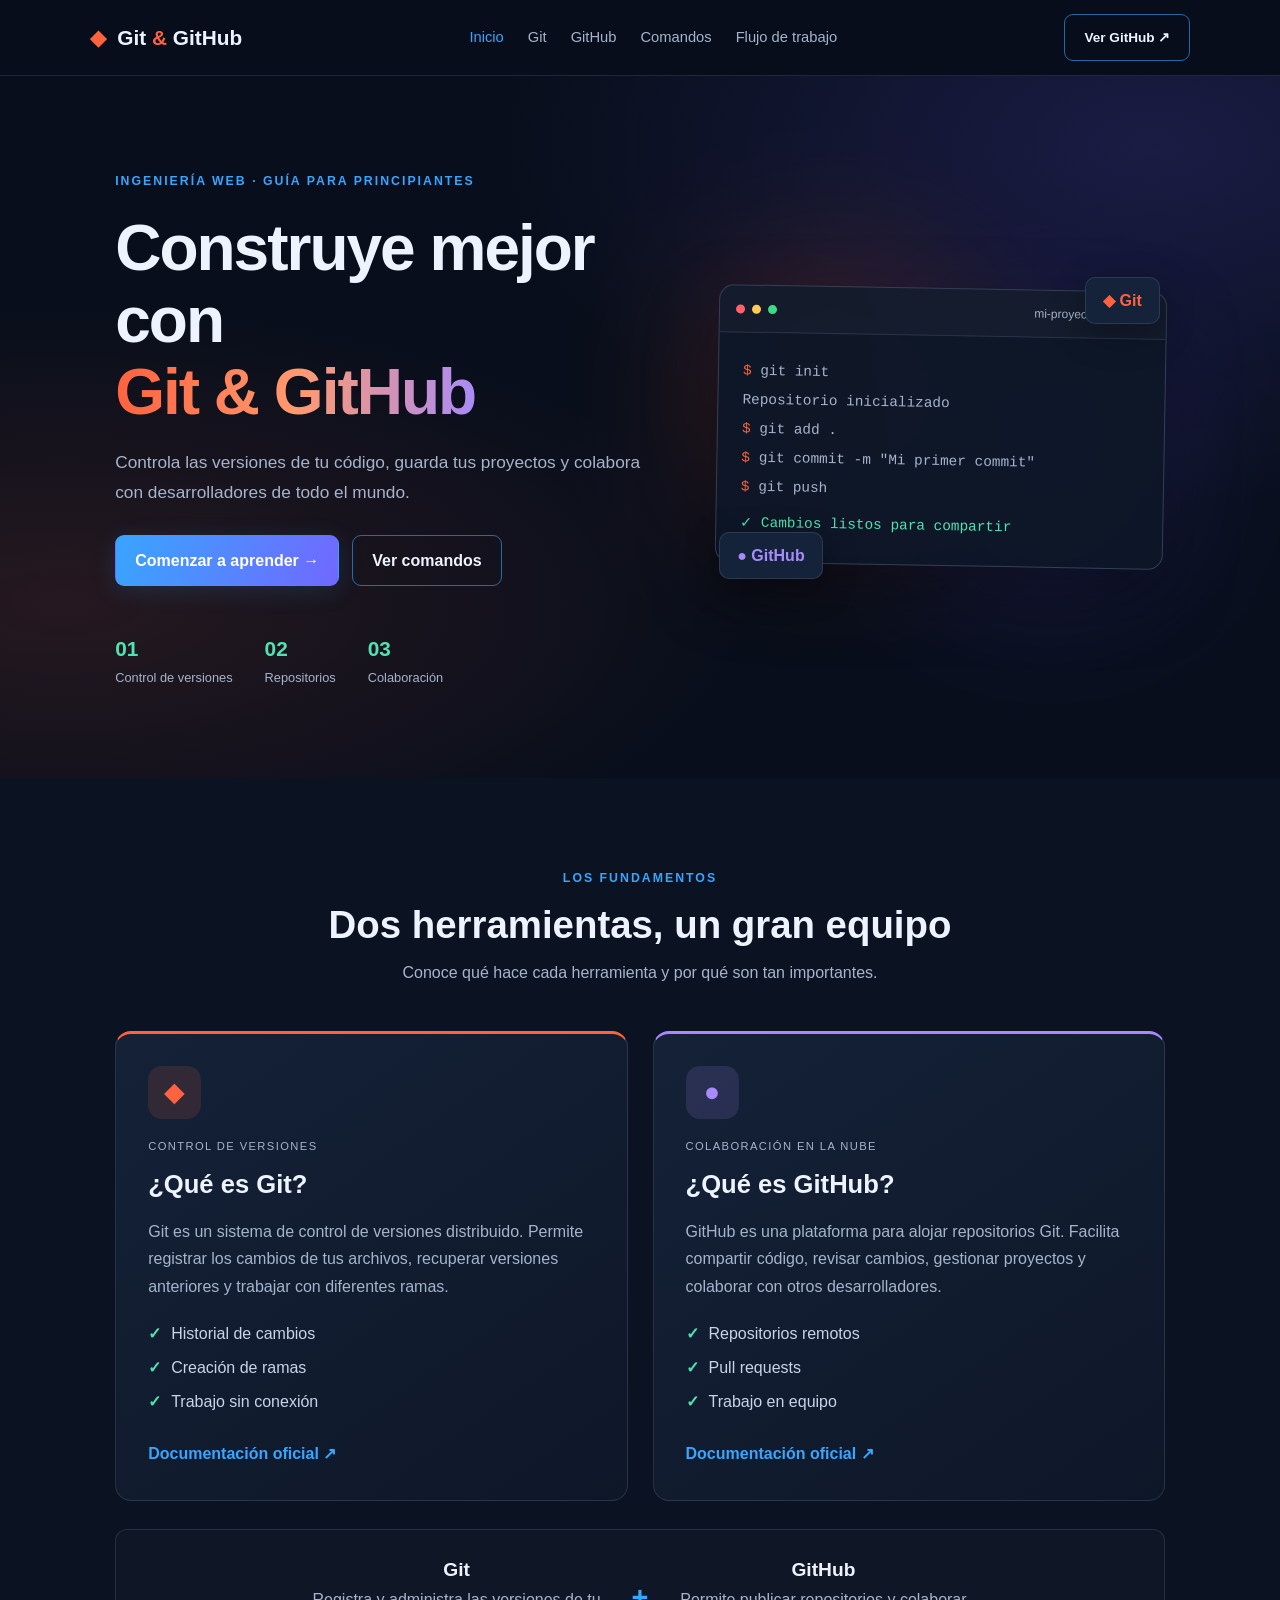
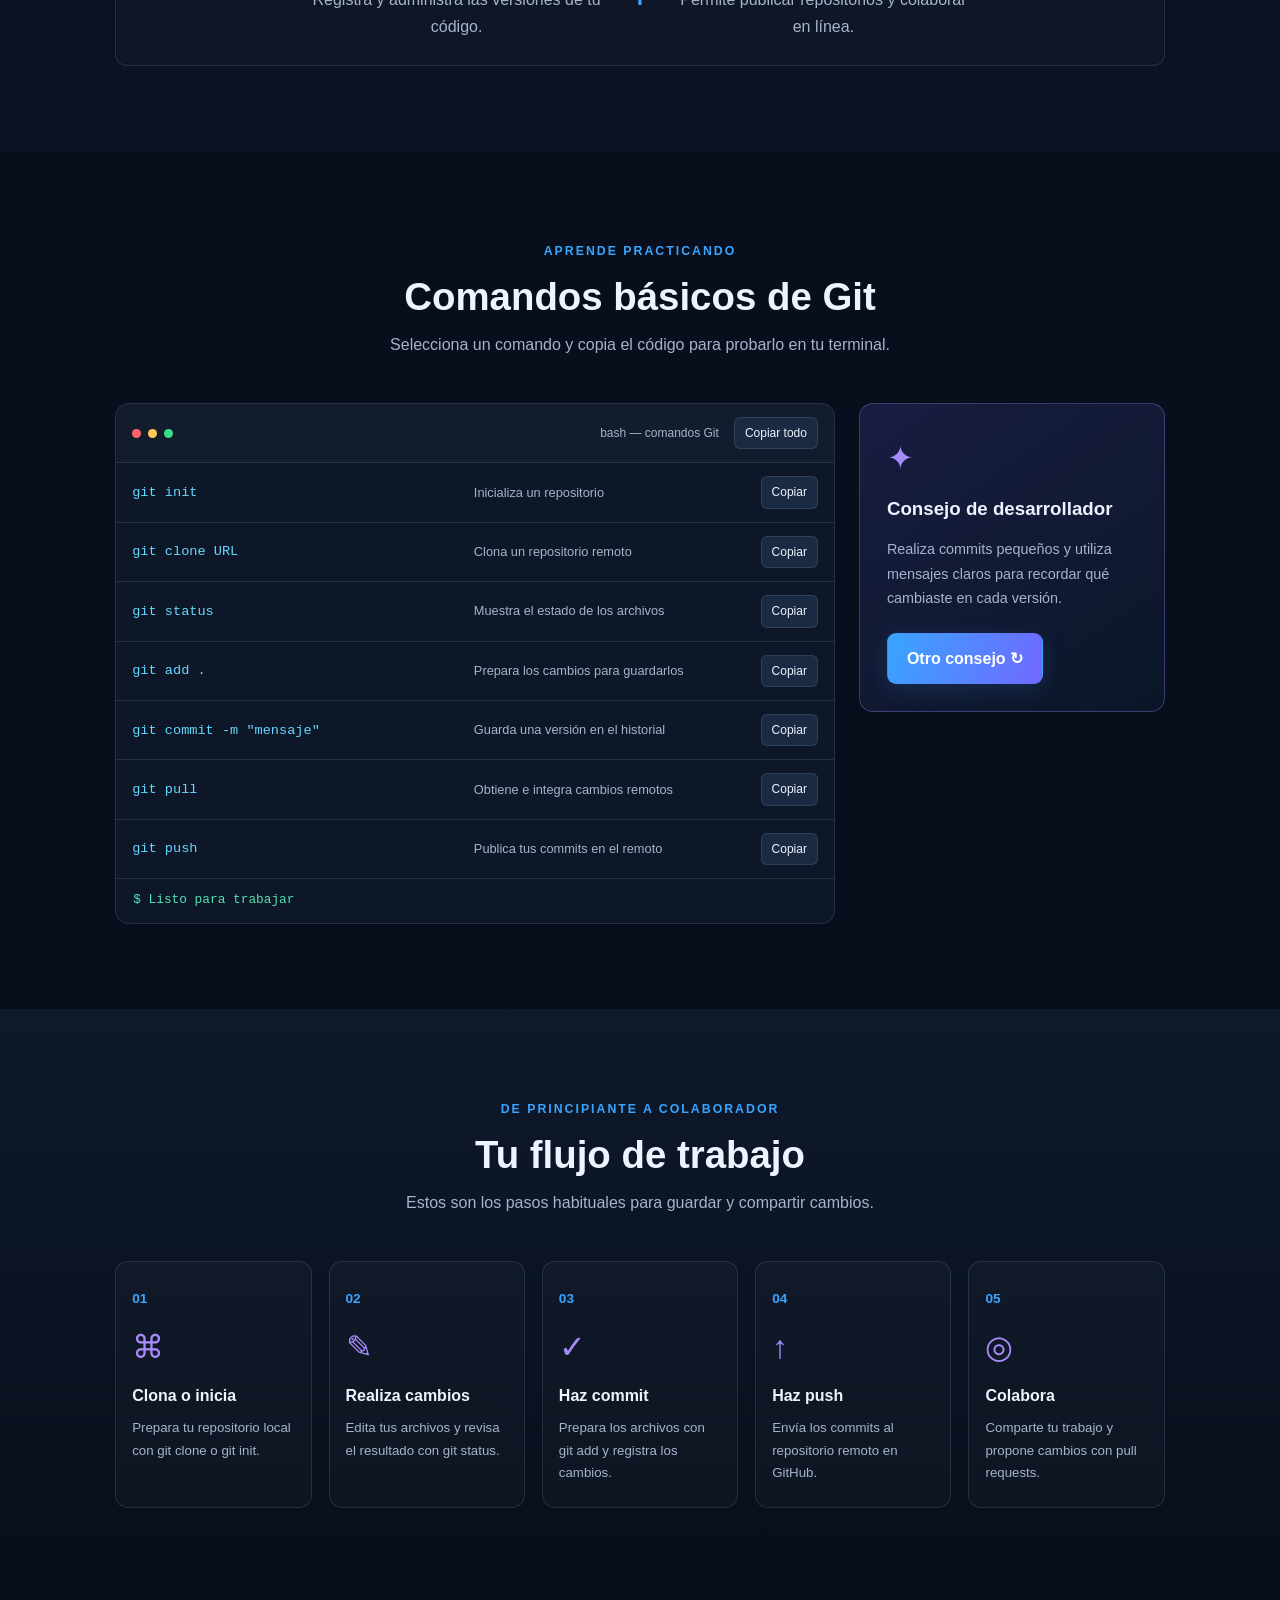
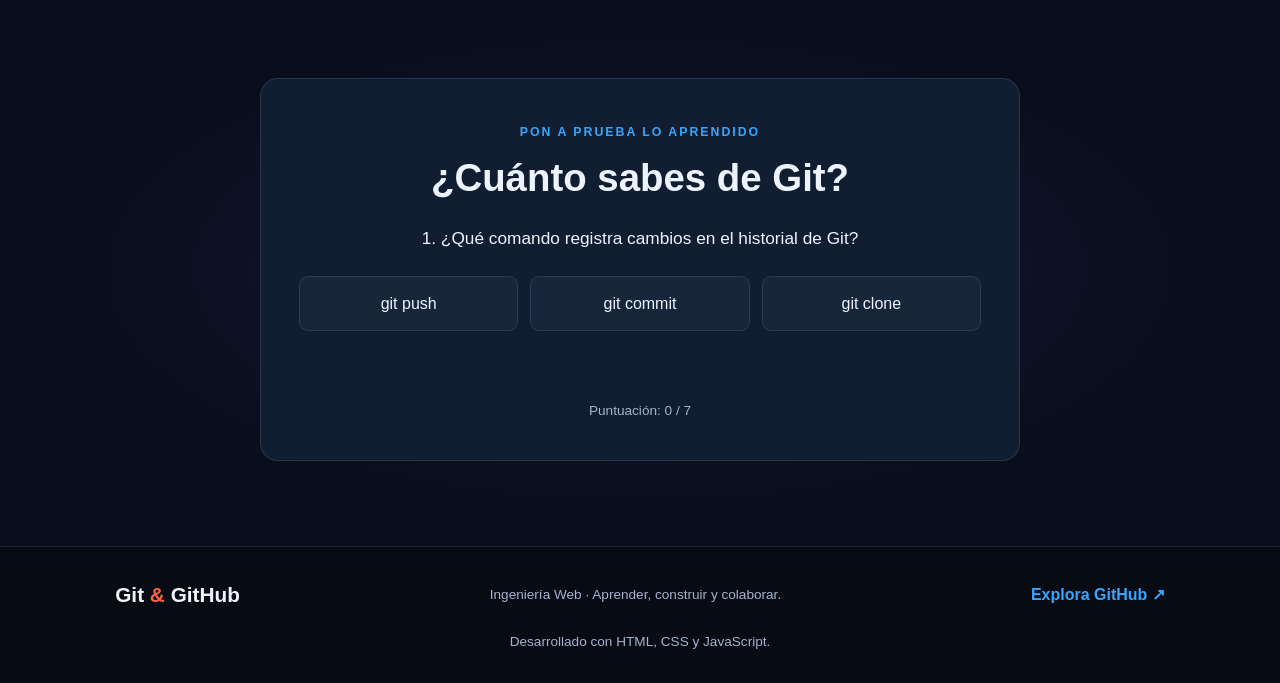
<file: index.html>
<!DOCTYPE html>
<html lang="es">
<head>
    <meta charset="UTF-8">
    <meta name="viewport" content="width=device-width, initial-scale=1.0">
    <meta name="description" content="Aprende Git, GitHub y los comandos esenciales para desarrollar proyectos web.">
    <title>Git & GitHub | Ingeniería Web</title>
    <link rel="stylesheet" href="css/estilos.css">
    <script src="js/script.js" defer></script>
</head>
<body>

    <header class="navbar">
        <a href="#inicio" class="logo">
            <span class="logo-icon">◆</span>
            Git <span>&</span> GitHub
        </a>

        <button class="menu-toggle" id="menuToggle"
                aria-label="Abrir menú" aria-expanded="false">
            ☰
        </button>

        <nav id="navMenu">
            <a href="#inicio">Inicio</a>
            <a href="#git">Git</a>
            <a href="#github">GitHub</a>
            <a href="#comandos">Comandos</a>
            <a href="#flujo">Flujo de trabajo</a>
        </nav>

        <a class="btn btn-outline header-btn"
           href="https://github.com/" target="_blank"
           rel="noopener noreferrer">
            Ver GitHub ↗
        </a>
    </header>

    <main>
        <!-- PORTADA -->
        <section class="hero" id="inicio">
            <div class="hero-content">
                <span class="etiqueta">INGENIERÍA WEB · GUÍA PARA PRINCIPIANTES</span>

                <h1>Construye mejor con
                    <span class="gradient-text">Git & GitHub</span>
                </h1>

                <p>
                    Controla las versiones de tu código, guarda tus proyectos
                    y colabora con desarrolladores de todo el mundo.
                </p>

                <div class="hero-buttons">
                    <a href="#git" class="btn btn-primary">Comenzar a aprender →</a>
                    <a href="#comandos" class="btn btn-outline">Ver comandos</a>
                </div>

                <div class="hero-stats">
                    <div><strong>01</strong><span>Control de versiones</span></div>
                    <div><strong>02</strong><span>Repositorios</span></div>
                    <div><strong>03</strong><span>Colaboración</span></div>
                </div>
            </div>

            <div class="hero-visual">
                <div class="glow glow-orange"></div>
                <div class="glow glow-purple"></div>

                <div class="code-card">
                    <div class="terminal-header">
                        <span class="dot red"></span>
                        <span class="dot yellow"></span>
                        <span class="dot green"></span>
                        <span class="terminal-title">mi-proyecto / terminal</span>
                    </div>

                    <div class="terminal-body">
                        <p><span class="prompt">$</span> git init</p>
                        <p class="terminal-comment">Repositorio inicializado</p>
                        <p><span class="prompt">$</span> git add .</p>
                        <p><span class="prompt">$</span> git commit -m "Mi primer commit"</p>
                        <p><span class="prompt">$</span> git push</p>
                        <p class="success">✓ Cambios listos para compartir</p>
                    </div>
                </div>

                <div class="floating-tag tag-git">◆ Git</div>
                <div class="floating-tag tag-github">● GitHub</div>
            </div>
        </section>

        <!-- CONCEPTOS -->
        <section class="section concepts" id="git">
            <div class="section-heading">
                <span class="eyebrow">LOS FUNDAMENTOS</span>
                <h2>Dos herramientas, un gran equipo</h2>
                <p>Conoce qué hace cada herramienta y por qué son tan importantes.</p>
            </div>

            <div class="cards-grid">
                <article class="info-card git-card">
                    <div class="card-icon orange-icon">◆</div>
                    <span class="card-label">CONTROL DE VERSIONES</span>
                    <h3>¿Qué es Git?</h3>
                    <p>
                        Git es un sistema de control de versiones distribuido.
                        Permite registrar los cambios de tus archivos, recuperar
                        versiones anteriores y trabajar con diferentes ramas.
                    </p>
                    <ul>
                        <li>Historial de cambios</li>
                        <li>Creación de ramas</li>
                        <li>Trabajo sin conexión</li>
                    </ul>
                    <a href="https://git-scm.com/doc"
                       target="_blank" rel="noopener noreferrer"
                       class="text-link">Documentación oficial ↗</a>
                </article>

                <article class="info-card github-card" id="github">
                    <div class="card-icon purple-icon">●</div>
                    <span class="card-label">COLABORACIÓN EN LA NUBE</span>
                    <h3>¿Qué es GitHub?</h3>
                    <p>
                        GitHub es una plataforma para alojar repositorios Git.
                        Facilita compartir código, revisar cambios, gestionar
                        proyectos y colaborar con otros desarrolladores.
                    </p>
                    <ul>
                        <li>Repositorios remotos</li>
                        <li>Pull requests</li>
                        <li>Trabajo en equipo</li>
                    </ul>
                    <a href="https://docs.github.com/es"
                       target="_blank" rel="noopener noreferrer"
                       class="text-link">Documentación oficial ↗</a>
                </article>
            </div>

            <div class="comparison">
                <div>
                    <strong>Git</strong>
                    <p>Registra y administra las versiones de tu código.</p>
                </div>
                <div class="comparison-symbol">+</div>
                <div>
                    <strong>GitHub</strong>
                    <p>Permite publicar repositorios y colaborar en línea.</p>
                </div>
            </div>
        </section>

        <!-- COMANDOS -->
        <section class="section commands-section" id="comandos">
            <div class="section-heading">
                <span class="eyebrow">APRENDE PRACTICANDO</span>
                <h2>Comandos básicos de Git</h2>
                <p>Selecciona un comando y copia el código para probarlo en tu terminal.</p>
            </div>

            <div class="commands-layout">
                <div class="terminal">
                    <div class="terminal-header">
                        <span class="dot red"></span>
                        <span class="dot yellow"></span>
                        <span class="dot green"></span>
                        <span class="terminal-title">bash — comandos Git</span>
                        <button id="copyAll" class="copy-btn">Copiar todo</button>
                    </div>

                    <div class="command-list">
                        <div class="command-row">
                            <code>git init</code>
                            <span>Inicializa un repositorio</span>
                            <button class="copy-btn" data-copy="git init">Copiar</button>
                        </div>

                        <div class="command-row">
                            <code>git clone URL</code>
                            <span>Clona un repositorio remoto</span>
                            <button class="copy-btn" data-copy="git clone URL">Copiar</button>
                        </div>

                        <div class="command-row">
                            <code>git status</code>
                            <span>Muestra el estado de los archivos</span>
                            <button class="copy-btn" data-copy="git status">Copiar</button>
                        </div>

                        <div class="command-row">
                            <code>git add .</code>
                            <span>Prepara los cambios para guardarlos</span>
                            <button class="copy-btn" data-copy="git add .">Copiar</button>
                        </div>

                        <div class="command-row">
                            <code>git commit -m "mensaje"</code>
                            <span>Guarda una versión en el historial</span>
                            <button class="copy-btn"
                                data-copy='git commit -m "mensaje"'>Copiar</button>
                        </div>

                        <div class="command-row">
                            <code>git pull</code>
                            <span>Obtiene e integra cambios remotos</span>
                            <button class="copy-btn" data-copy="git pull">Copiar</button>
                        </div>

                        <div class="command-row">
                            <code>git push</code>
                            <span>Publica tus commits en el remoto</span>
                            <button class="copy-btn" data-copy="git push">Copiar</button>
                        </div>
                    </div>

                    <p class="terminal-footer" id="copyMessage" aria-live="polite">
                        $ Listo para trabajar
                    </p>
                </div>

                <aside class="tip-card">
                    <span class="tip-icon">✦</span>
                    <h3>Consejo de desarrollador</h3>
                    <p id="tipText">
                        Realiza commits pequeños y utiliza mensajes claros
                        para recordar qué cambiaste en cada versión.
                    </p>
                    <button class="btn btn-primary" id="newTip">
                        Otro consejo ↻
                    </button>
                </aside>
            </div>
        </section>

        <!-- FLUJO DE TRABAJO -->
        <section class="section workflow-section" id="flujo">
            <div class="section-heading">
                <span class="eyebrow">DE PRINCIPIANTE A COLABORADOR</span>
                <h2>Tu flujo de trabajo</h2>
                <p>Estos son los pasos habituales para guardar y compartir cambios.</p>
            </div>

            <div class="workflow-grid">
                <article class="step">
                    <span class="step-number">01</span>
                    <div class="step-icon">⌘</div>
                    <h3>Clona o inicia</h3>
                    <p>Prepara tu repositorio local con git clone o git init.</p>
                </article>

                <article class="step">
                    <span class="step-number">02</span>
                    <div class="step-icon">✎</div>
                    <h3>Realiza cambios</h3>
                    <p>Edita tus archivos y revisa el resultado con git status.</p>
                </article>

                <article class="step">
                    <span class="step-number">03</span>
                    <div class="step-icon">✓</div>
                    <h3>Haz commit</h3>
                    <p>Prepara los archivos con git add y registra los cambios.</p>
                </article>

                <article class="step">
                    <span class="step-number">04</span>
                    <div class="step-icon">↑</div>
                    <h3>Haz push</h3>
                    <p>Envía los commits al repositorio remoto en GitHub.</p>
                </article>

                <article class="step">
                    <span class="step-number">05</span>
                    <div class="step-icon">◎</div>
                    <h3>Colabora</h3>
                    <p>Comparte tu trabajo y propone cambios con pull requests.</p>
                </article>
            </div>
        </section>

        <!-- MINI CUESTIONARIO -->
        <section class="section quiz-section" id="quiz">
            <div class="quiz-card">
                <span class="eyebrow">PON A PRUEBA LO APRENDIDO</span>
                <h2>¿Cuánto sabes de Git?</h2>
                <p class="quiz-question" id="quizQuestion">
                    ¿Qué comando registra cambios en el historial de Git?
                </p>

                <div class="quiz-options" id="quizOptions">
                    <button class="quiz-option" data-answer="0">git push</button>
                    <button class="quiz-option" data-answer="1">git commit</button>
                    <button class="quiz-option" data-answer="2">git clone</button>
                </div>

                <p id="quizFeedback" class="quiz-feedback" aria-live="polite"></p>
                <button id="nextQuestion" class="btn btn-primary" hidden>
                    Siguiente pregunta →
                </button>
                <p class="quiz-score" id="quizScore">Puntuación: 0 / 0</p>
            </div>
        </section>
    </main>

    <footer class="footer">
        <a href="#inicio" class="logo">Git <span>&</span> GitHub</a>
        <p>Ingeniería Web · Aprender, construir y colaborar.</p>
        <p class="footer-note">Desarrollado con HTML, CSS y JavaScript.</p>
        <a href="https://github.com/" target="_blank"
           rel="noopener noreferrer">Explora GitHub ↗</a>
    </footer>

</body>
</html>
</file>
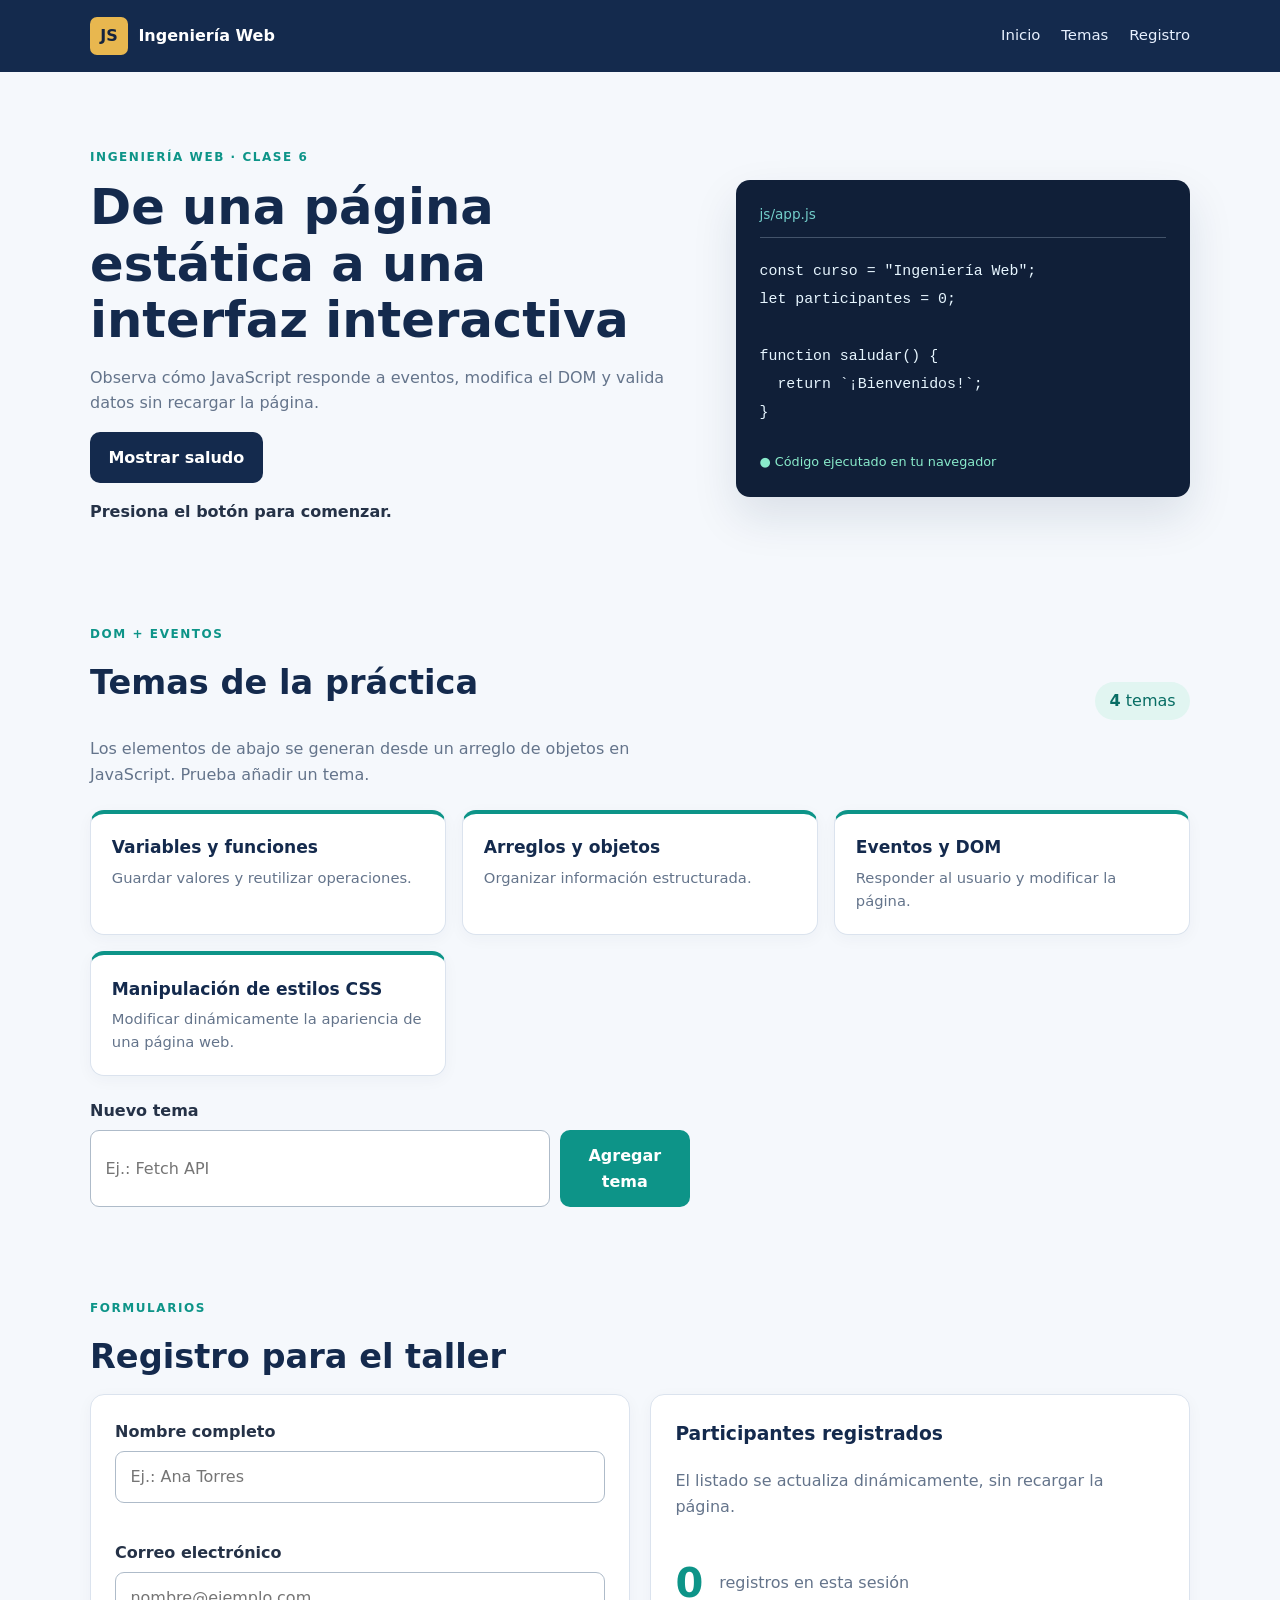
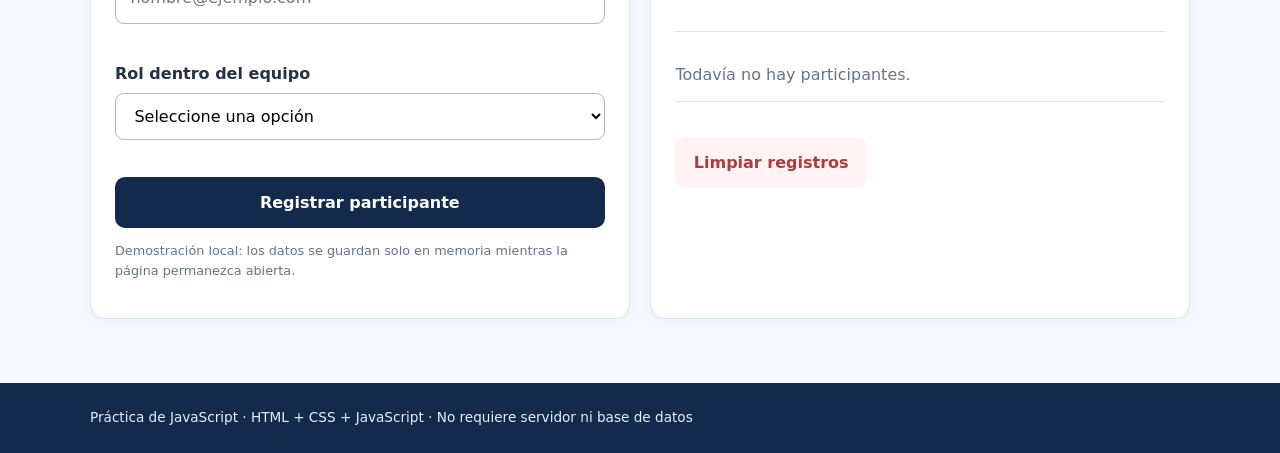
<file: javaScript_dom/index.html>
<!DOCTYPE html>
<html lang="es">
<head>
  <meta charset="UTF-8">
  <meta name="viewport" content="width=device-width, initial-scale=1.0">
  <meta name="description" content="Practica de JavaScript">
  <title>Laboratorio JavaScript | Ingeniería Web</title>
  <link rel="stylesheet" href="css/estilos.css">
  <script src="js/app.js" defer></script>
</head>
<body>
  <header class="cabecera">
    <div class="contenedor cabecera-contenido">
      <div class="marca"><span class="marca-icono">JS</span><span>Ingeniería Web</span></div>
      <nav><a href="#bienvenida">Inicio</a><a href="#temas">Temas</a><a href="#registro">Registro</a></nav>
    </div>
  </header>
  <main class="contenedor">
    <section id="bienvenida" class="hero">
      <div>
        <p class="etiqueta">INGENIERÍA WEB · CLASE 6</p>
        <h1>De una página estática a una interfaz interactiva</h1>
        <p class="descripcion">Observa cómo JavaScript responde a eventos, modifica el DOM y valida datos sin recargar la página.</p>
        <button id="btn-saludo" class="boton boton-principal" type="button">Mostrar saludo</button>
        <p id="saludo" class="saludo">Presiona el botón para comenzar.</p></div>
      <aside class="panel-hero">
        <div class="codigo-titulo">js/app.js</div>
          <code>const curso = "Ingeniería Web";
            <br>let participantes = 0;
            <br>
            <br>
            function saludar() {
              <br>&nbsp; return `¡Bienvenidos!`;
              <br>
            }
          </code>
        <div class="punto-verde">● Código ejecutado en tu navegador</div></aside>
    </section>
    <section id="temas" class="bloque">
      <div class="encabezado">
        <div>
          <p class="etiqueta">DOM + EVENTOS</p>
          <h2>Temas de la práctica</h2>
        </div>
        <span class="contador">
          <strong id="total-temas">0</strong> temas</span>
      </div>
      <p class="descripcion">Los elementos de abajo se generan desde un arreglo de objetos en JavaScript. Prueba añadir un tema.</p>
      <div id="lista-temas" class="grid-temas" aria-live="polite">

      </div>
      <form id="form-tema" class="form-inline">
        <label for="nuevo-tema">Nuevo tema</label>
        <div class="fila">
          <input id="nuevo-tema" name="tema" type="text" maxlength="40" placeholder="Ej.: Fetch API" required>
          <button class="boton boton-secundario" type="submit">Agregar tema</button>
        </div>
        <small id="tema-mensaje" class="ayuda" aria-live="polite"></small>
      </form>
    </section>
    <section id="registro" class="bloque">
      <div class="encabezado"><div>
        <p class="etiqueta">FORMULARIOS</p>
        <h2>Registro para el taller</h2>
      </div>
    </div>
    <div class="dos-columnas">
      <form id="form-registro" class="tarjeta formulario" novalidate>
        <div class="campo">
          <label for="nombre">Nombre completo</label>
          <input id="nombre" name="nombre" type="text" autocomplete="name" placeholder="Ej.: Ana Torres" required minlength="3">
          <small id="error-nombre" class="error" aria-live="polite"></small>
        </div><div class="campo">
          <label for="correo">Correo electrónico</label>
          <input id="correo" name="correo" type="email" autocomplete="email" placeholder="nombre@ejemplo.com" required>
          <small id="error-correo" class="error" aria-live="polite"></small>
        </div>
        <div class="campo">
          <label for="rol">Rol dentro del equipo</label>
          <select id="rol" name="rol" required>
            <option value="">Seleccione una opción</option>
            <option value="Frontend">Frontend</option>
            <option value="Backend">Backend</option>
            <option value="Diseño UX">Diseño UX</option></select>
            <small id="error-rol" class="error" aria-live="polite"></small>
          </div>
          <button type="submit" class="boton boton-principal ancho-completo">Registrar participante</button>
          <p class="nota">Demostración local: los datos se guardan solo en memoria mientras la página permanezca abierta.</p>
        </form>
        <aside class="tarjeta registro-panel">
          <h3>Participantes registrados</h3>
          <p class="descripcion">El listado se actualiza dinámicamente, sin recargar la página.</p>
          <div class="total-registros"><span id="total-participantes">0</span>
            <span>registros en esta sesión</span>
          </div>
          <ul id="lista-participantes" class="lista-participantes" aria-live="polite">
            <li class="vacio">Todavía no hay participantes.</li>
          </ul>
          <button id="btn-limpiar" type="button" class="boton boton-texto">Limpiar registros</button>
        </aside>
      </div>
    </section>
  </main>
  <footer class="pie">
    <div class="contenedor">Práctica de JavaScript · HTML + CSS + JavaScript · No requiere servidor ni base de datos</div>
  </footer>
</body>
</html>
</file>
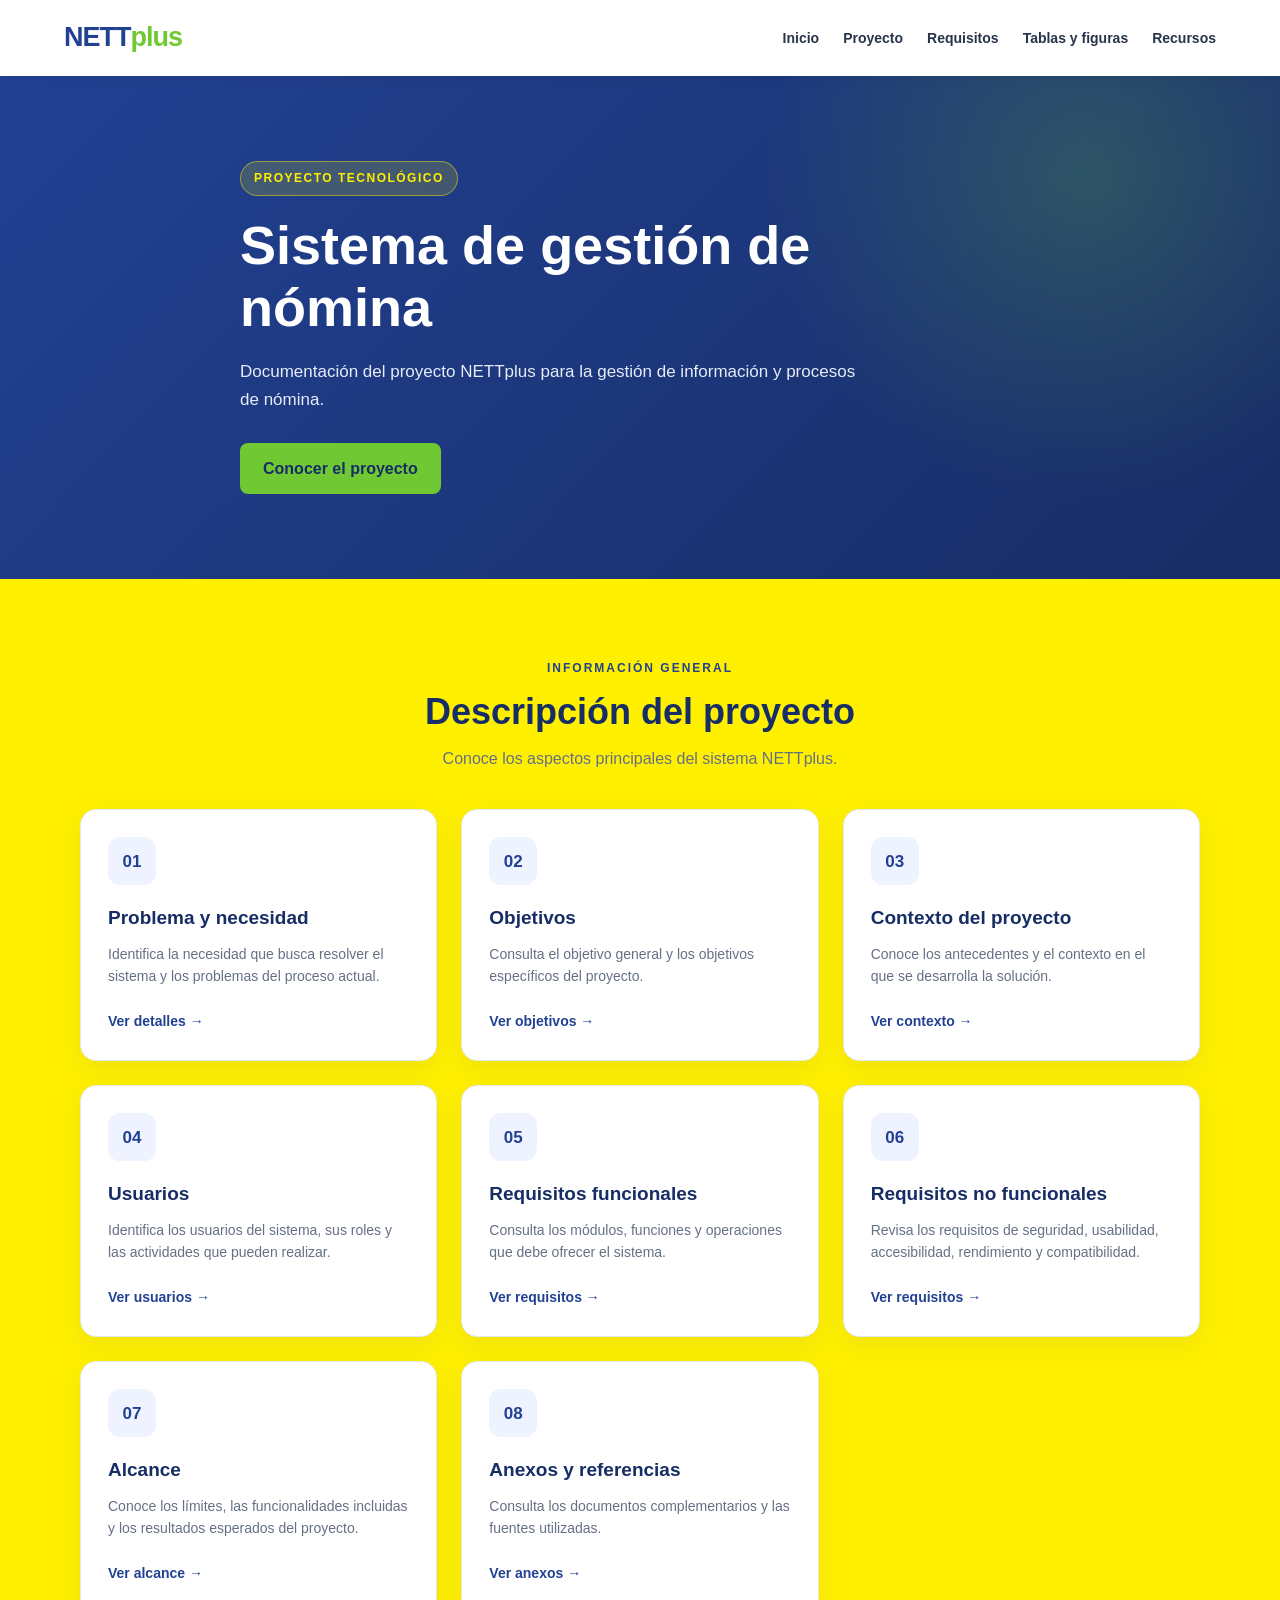
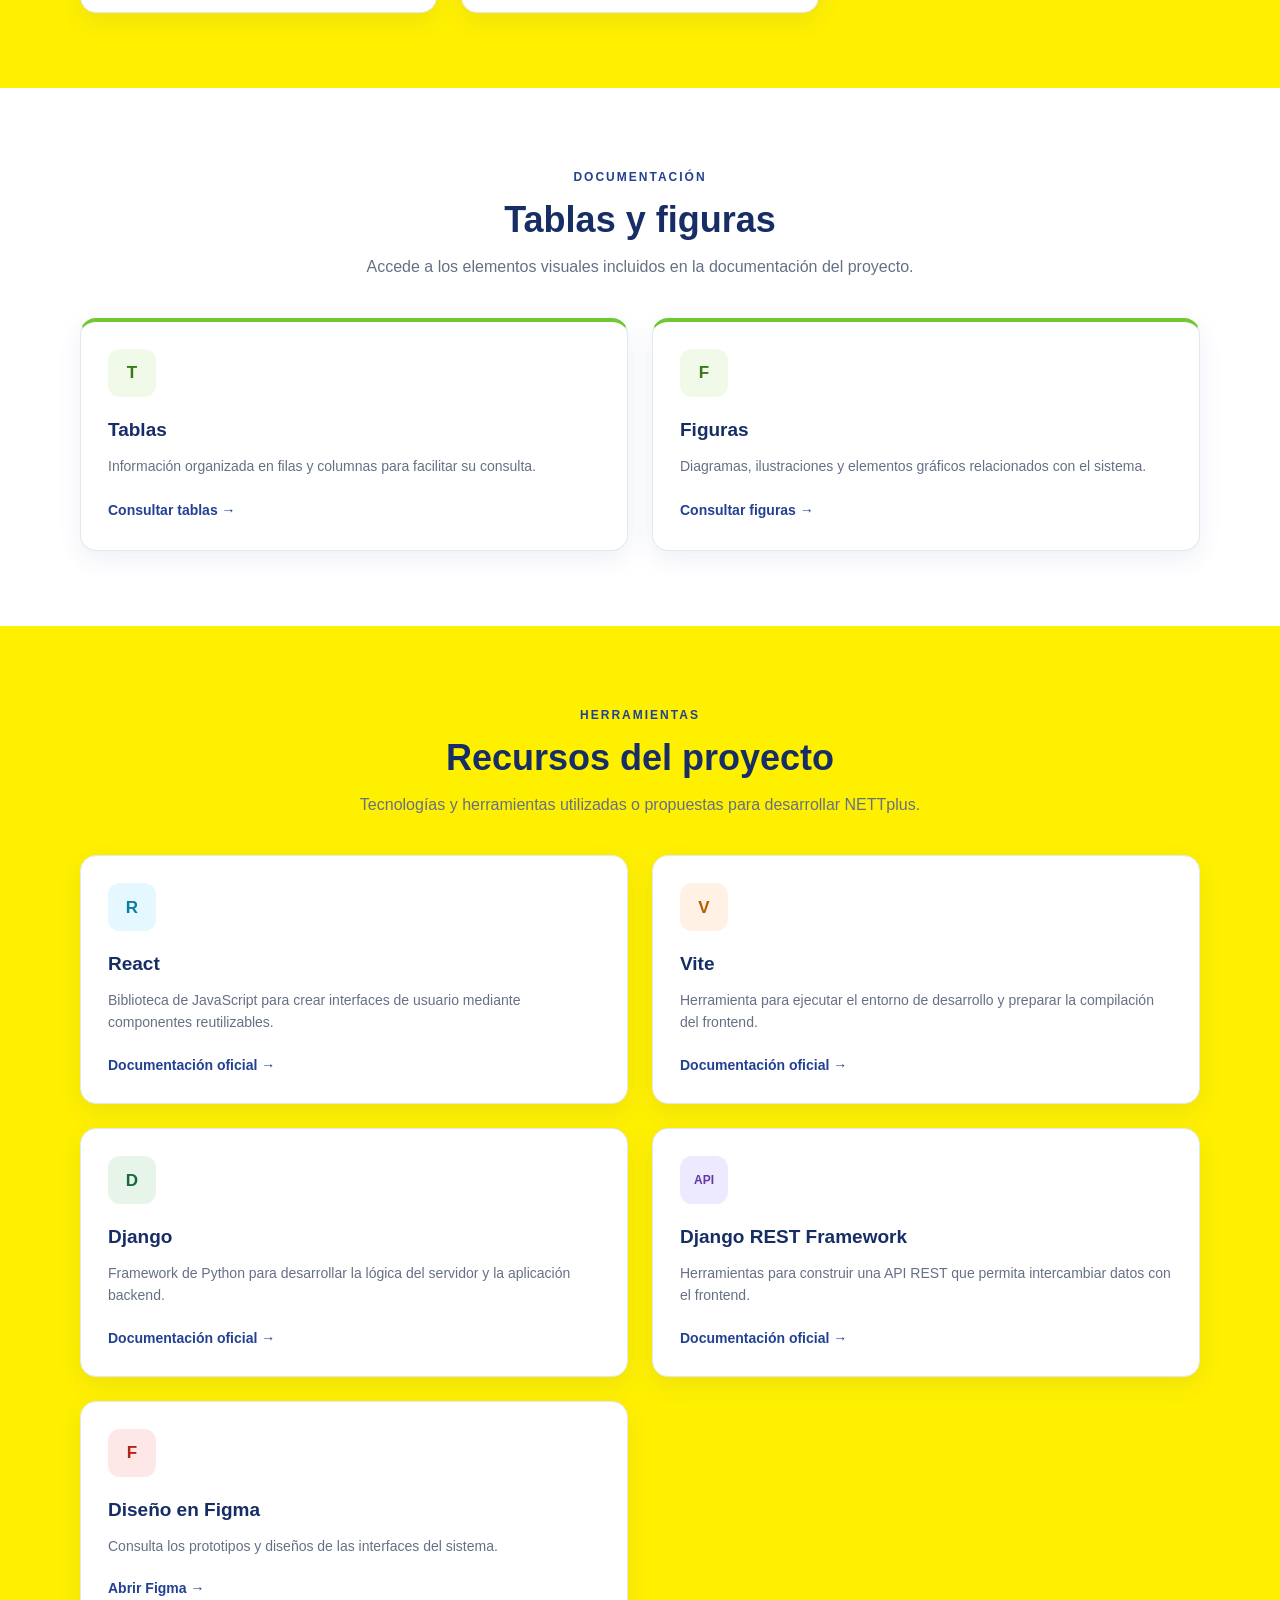
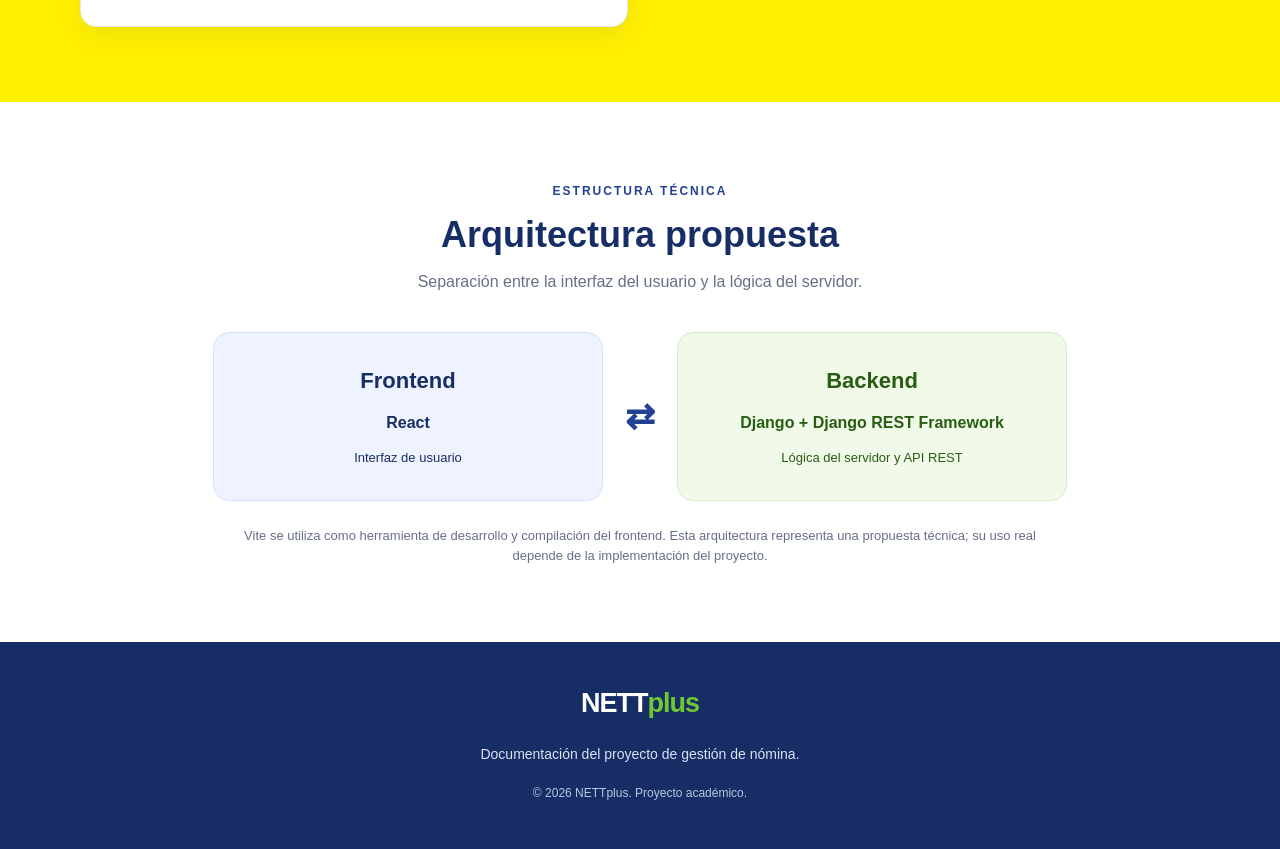
<file: NETTplus/index.html>
<!DOCTYPE html>
<html lang="es">
<head>
    <meta charset="UTF-8">
    <meta name="viewport" content="width=device-width, initial-scale=1.0">
    <title>NETTplus | Sistema de Nómina</title>
    <link rel="stylesheet" href="styles/styles.css">
</head>
<body>

    <!-- Barra de navegación -->
    <nav class="navbar">
        <a href="#inicio" class="logo">NETT<span>plus</span></a>

        <ul class="menu">
            <li><a href="#inicio">Inicio</a></li>
            <li><a href="#proyecto">Proyecto</a></li>
            <li><a href="#requisitos">Requisitos</a></li>
            <li><a href="#tablas">Tablas y figuras</a></li>
            <li><a href="#recursos">Recursos</a></li>
        </ul>
    </nav>

    <!-- Portada -->
    <header class="hero" id="inicio">
        <div class="hero-contenido">
            <span class="etiqueta">PROYECTO TECNOLÓGICO</span>
            <h1>Sistema de gestión de nómina</h1>
            <p>
                Documentación del proyecto NETTplus para la gestión
                de información y procesos de nómina.
            </p>
            <a href="#proyecto" class="boton">Conocer el proyecto</a>
        </div>
    </header>

    <main>

        <!-- Información general -->
        <section class="contenedor" id="proyecto">
            <div class="encabezado">
                <span class="subtitulo">INFORMACIÓN GENERAL</span>
                <h2>Descripción del proyecto</h2>
                <p>Conoce los aspectos principales del sistema NETTplus.</p>
            </div>

            <div class="grid">
                <article class="tarjeta">
                    <div class="icono">01</div>
                    <h3>Problema y necesidad</h3>
                    <p>
                        Identifica la necesidad que busca resolver el
                        sistema y los problemas del proceso actual.
                    </p>
                    <a href="documento.html#problema" class="enlace">
                        Ver detalles →
                    </a>
                </article>

                <article class="tarjeta">
                    <div class="icono">02</div>
                    <h3>Objetivos</h3>
                    <p>
                        Consulta el objetivo general y los objetivos
                        específicos del proyecto.
                    </p>
                    <a href="documento.html#objetivos" class="enlace">
                        Ver objetivos →
                    </a>
                </article>

                <article class="tarjeta">
                    <div class="icono">03</div>
                    <h3>Contexto del proyecto</h3>
                    <p>
                        Conoce los antecedentes y el contexto en el
                        que se desarrolla la solución.
                    </p>
                    <a href="documento.html#contexto" class="enlace">
                        Ver contexto →
                    </a>
                </article>

                <article class="tarjeta">
                    <div class="icono">04</div>
                    <h3>Usuarios</h3>
                    <p>
                        Identifica los usuarios del sistema, sus roles
                        y las actividades que pueden realizar.
                    </p>
                    <a href="documento.html#usuarios" class="enlace">
                        Ver usuarios →
                    </a>
                </article>

                <article class="tarjeta">
                    <div class="icono">05</div>
                    <h3>Requisitos funcionales</h3>
                    <p>
                        Consulta los módulos, funciones y operaciones
                        que debe ofrecer el sistema.
                    </p>
                    <a href="documento.html#funcionales" class="enlace">
                        Ver requisitos →
                    </a>
                </article>

                <article class="tarjeta">
                    <div class="icono">06</div>
                    <h3>Requisitos no funcionales</h3>
                    <p>
                        Revisa los requisitos de seguridad, usabilidad,
                        accesibilidad, rendimiento y compatibilidad.
                    </p>
                    <a href="documento.html#no-funcionales" class="enlace">
                        Ver requisitos →
                    </a>
                </article>

                <article class="tarjeta">
                    <div class="icono">07</div>
                    <h3>Alcance</h3>
                    <p>
                        Conoce los límites, las funcionalidades incluidas
                        y los resultados esperados del proyecto.
                    </p>
                    <a href="documento.html#alcance" class="enlace">
                        Ver alcance →
                    </a>
                </article>

                <article class="tarjeta">
                    <div class="icono">08</div>
                    <h3>Anexos y referencias</h3>
                    <p>
                        Consulta los documentos complementarios
                        y las fuentes utilizadas.
                    </p>
                    <a href="documento.html#anexos" class="enlace">
                        Ver anexos →
                    </a>
                </article>
            </div>
        </section>

        <!-- Tablas y figuras -->
        <section class="seccion-alterna" id="tablas">
            <div class="contenedor">
                <div class="encabezado">
                    <span class="subtitulo">DOCUMENTACIÓN</span>
                    <h2>Tablas y figuras</h2>
                    <p>
                        Accede a los elementos visuales incluidos
                        en la documentación del proyecto.
                    </p>
                </div>

                <div class="grid grid-dos">
                    <article class="tarjeta tarjeta-destacada">
                        <div class="icono">T</div>
                        <h3>Tablas</h3>
                        <p>
                            Información organizada en filas y columnas
                            para facilitar su consulta.
                        </p>
                        <a href="documento.html#tablas-documento"
                           class="enlace">
                            Consultar tablas →
                        </a>
                    </article>

                    <article class="tarjeta tarjeta-destacada">
                        <div class="icono">F</div>
                        <h3>Figuras</h3>
                        <p>
                            Diagramas, ilustraciones y elementos gráficos
                            relacionados con el sistema.
                        </p>
                        <a href="documento.html#figuras-documento"
                           class="enlace">
                            Consultar figuras →
                        </a>
                    </article>
                </div>
            </div>
        </section>

        <!-- Recursos -->
        <section class="contenedor" id="recursos">
            <div class="encabezado">
                <span class="subtitulo">HERRAMIENTAS</span>
                <h2>Recursos del proyecto</h2>
                <p>
                    Tecnologías y herramientas utilizadas o propuestas
                    para desarrollar NETTplus.
                </p>
            </div>

            <div class="grid grid-dos">

                <article class="tarjeta tarjeta-recurso">
                    <div class="icono icono-react">R</div>
                    <h3>React</h3>
                    <p>
                        Biblioteca de JavaScript para crear interfaces
                        de usuario mediante componentes reutilizables.
                    </p>
                    <a href="https://react.dev/"
                       target="_blank" rel="noopener noreferrer"
                       class="enlace">
                        Documentación oficial →
                    </a>
                </article>

                <article class="tarjeta tarjeta-recurso">
                    <div class="icono icono-vite">V</div>
                    <h3>Vite</h3>
                    <p>
                        Herramienta para ejecutar el entorno de desarrollo
                        y preparar la compilación del frontend.
                    </p>
                    <a href="https://vite.dev/"
                       target="_blank" rel="noopener noreferrer"
                       class="enlace">
                        Documentación oficial →
                    </a>
                </article>

                <article class="tarjeta tarjeta-recurso">
                    <div class="icono icono-django">D</div>
                    <h3>Django</h3>
                    <p>
                        Framework de Python para desarrollar la lógica
                        del servidor y la aplicación backend.
                    </p>
                    <a href="https://www.djangoproject.com/"
                       target="_blank" rel="noopener noreferrer"
                       class="enlace">
                        Documentación oficial →
                    </a>
                </article>

                <article class="tarjeta tarjeta-recurso">
                    <div class="icono icono-api">API</div>
                    <h3>Django REST Framework</h3>
                    <p>
                        Herramientas para construir una API REST que
                        permita intercambiar datos con el frontend.
                    </p>
                    <a href="https://www.django-rest-framework.org/"
                       target="_blank" rel="noopener noreferrer"
                       class="enlace">
                        Documentación oficial →
                    </a>
                </article>

                <article class="tarjeta tarjeta-recurso">
                    <div class="icono icono-figma">F</div>
                    <h3>Diseño en Figma</h3>
                    <p>
                        Consulta los prototipos y diseños de las
                        interfaces del sistema.
                    </p>
                    <!-- Reemplaza el enlace por el de tu proyecto -->
                    <a href="https://www.figma.com/make/8qvbA9qrd4P1jdIL5RerFJ/Consola-de-N%C3%B3mina-NETTPLUS?p=f&t=LLV72E4QJjDiWJdG-0"
                       target="_blank" rel="noopener noreferrer"
                       class="enlace">
                        Abrir Figma →
                    </a>
                </article>

            </div>
        </section>

        <!-- Arquitectura -->
        <section class="seccion-alterna" id="arquitectura">
            <div class="contenedor">
                <div class="encabezado">
                    <span class="subtitulo">ESTRUCTURA TÉCNICA</span>
                    <h2>Arquitectura propuesta</h2>
                    <p>
                        Separación entre la interfaz del usuario
                        y la lógica del servidor.
                    </p>
                </div>

                <div class="arquitectura">
                    <div class="bloque-arquitectura frontend">
                        <h3>Frontend</h3>
                        <p>React</p>
                        <small>Interfaz de usuario</small>
                    </div>

                    <div class="flecha">⇄</div>

                    <div class="bloque-arquitectura backend">
                        <h3>Backend</h3>
                        <p>Django + Django REST Framework</p>
                        <small>Lógica del servidor y API REST</small>
                    </div>
                </div>

                <p class="nota">
                    Vite se utiliza como herramienta de desarrollo
                    y compilación del frontend. Esta arquitectura
                    representa una propuesta técnica; su uso real
                    depende de la implementación del proyecto.
                </p>
            </div>
        </section>

    </main>

    <!-- Pie de página -->
    <footer class="footer" id="contacto">
        <a href="#inicio" class="logo logo-footer">
            NETT<span>plus</span>
        </a>
        <p>Documentación del proyecto de gestión de nómina.</p>
        <p class="copyright">
            © 2026 NETTplus. Proyecto académico.
        </p>
    </footer>

</body>
</html>
</file>
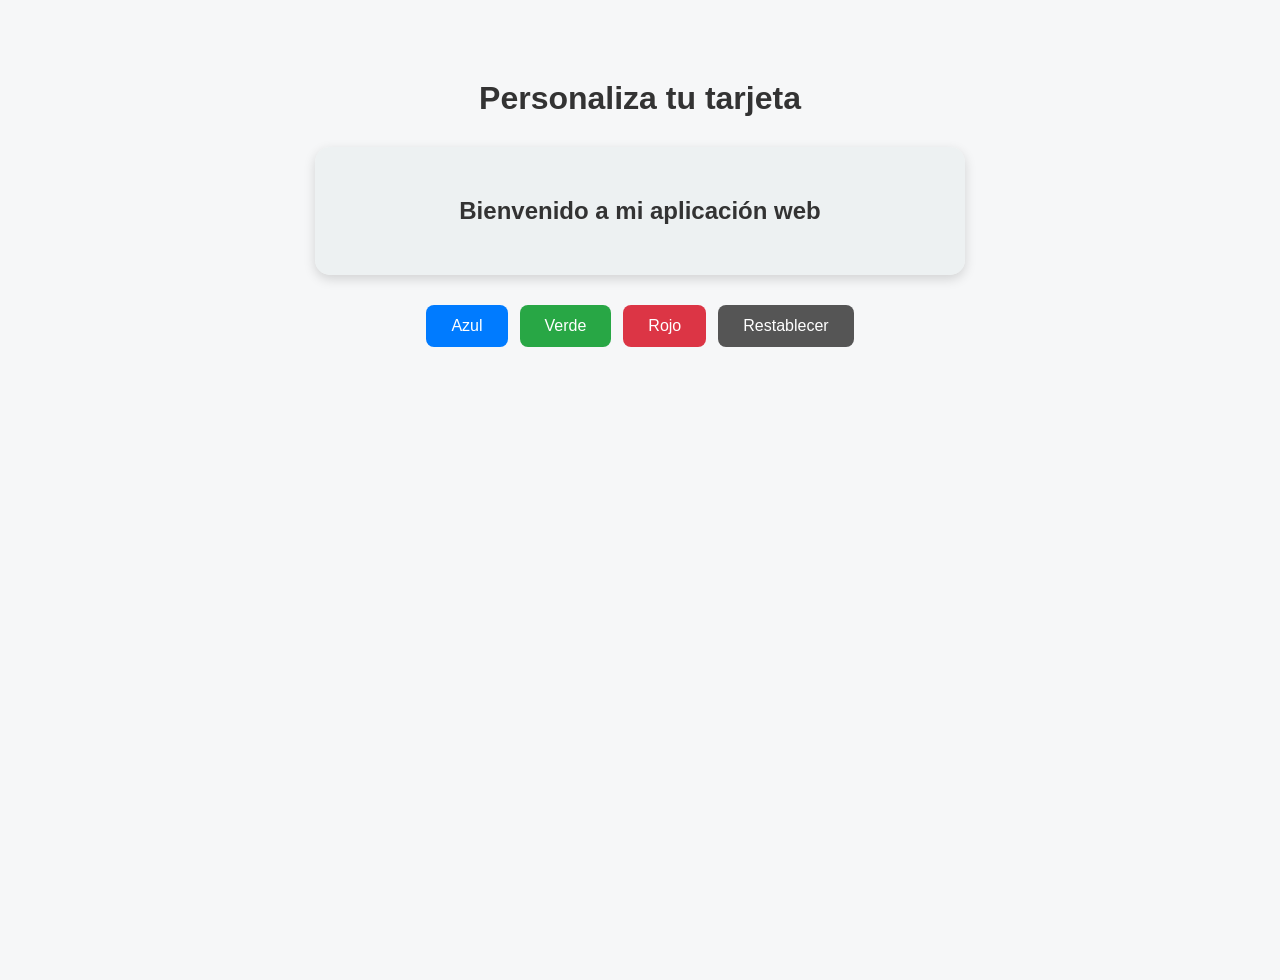
<file: ejemplos.html>
<!DOCTYPE html>
<html lang="es">

<head>
    <meta charset="UTF-8">
    <meta name="viewport" content="width=device-width, initial-scale=1.0">

    <title>Personaliza tu tarjeta</title>

    <!-- Vincular archivo CSS -->
    <link rel="stylesheet" href="css/estilo.css">
</head>

<body>

    <main class="contenedor">

        <h1>Personaliza tu tarjeta</h1>

        <!-- Tarjeta principal -->
        <div id="tarjeta" class="tarjeta">

            <h2>Bienvenido a mi aplicación web</h2>

        </div>

        <!-- Botones para cambiar colores -->
        <div class="botones">

            <button id="azul" class="btn azul">
                Azul
            </button>

            <button id="verde" class="btn verde">
                Verde
            </button>

            <button id="rojo" class="btn rojo">
                Rojo
            </button>

            <button id="restablecer" class="btn restablecer">
                Restablecer
            </button>

        </div>

    </main>

    <!-- Vincular archivo JavaScript -->
    <script src="js/app.js"></script>

</body>
</html>
</file>
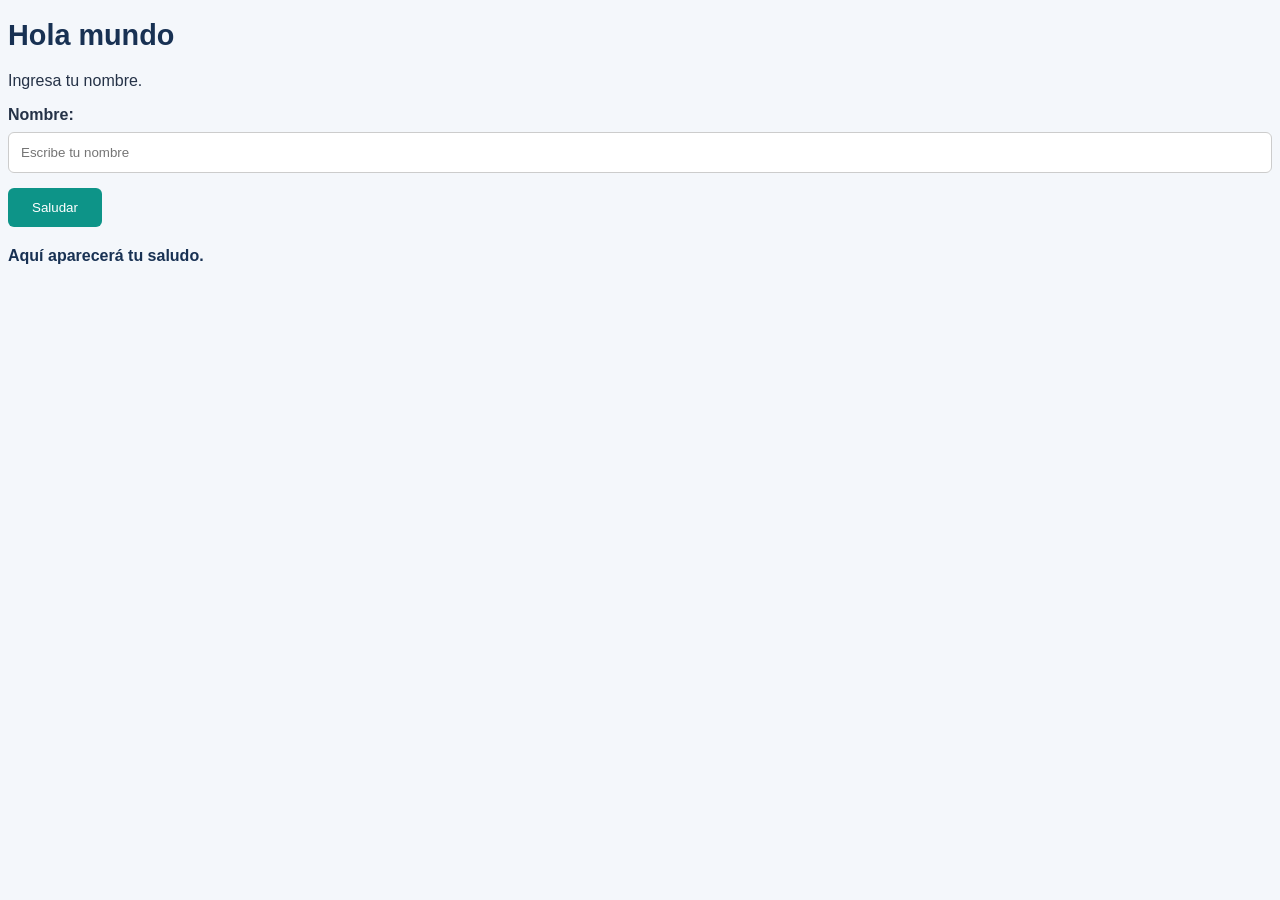
<file: javaScript_dom/ejemplo.html>
<!DOCTYPE html>
<html lang="es">
<head>
    <meta charset="UTF-8">
    <meta name="viewport" content="width=device-wxidth, initial-scale=1.0">
    <script src="js/ap.js" defer></script> 
    <link rel="stylesheet" href="css/style.css">
    <title>Ejemplo Java Script</title>
</head>
<body>
    <h1>Hola mundo</h1>
    
     <p>Ingresa tu nombre.</p>

        <label for="nombre">Nombre:</label>
        <input type="text" id="nombre" placeholder="Escribe tu nombre">

        <button id="botonSaludar" type="button">Saludar</button>

        <p id="mensaje">Aquí aparecerá tu saludo.</p>
</body>
</file>
<file: css/estilos.css>
/* ==================================
   1. CONFIGURACIÓN GENERAL
================================== */
:root {
    --bg: #080e1b;
    --bg-soft: #0e1728;
    --card: #111d31;
    --text: #edf3ff;
    --muted: #a5b4cc;
    --blue: #38a5ff;
    --orange: #ff623e;
    --purple: #a78bfa;
    --green: #51e2b1;
    --border: rgba(169, 190, 225, 0.15);
}

* {
    margin: 0;
    padding: 0;
    box-sizing: border-box;
}

html {
    scroll-behavior: smooth;
    scroll-padding-top: 85px;
}

body {
    font-family: "Segoe UI", Arial, sans-serif;
    background: var(--bg);
    color: var(--text);
    line-height: 1.7;
}

a {
    color: inherit;
    text-decoration: none;
}

button {
    font: inherit;
}

button, a {
    -webkit-tap-highlight-color: transparent;
}

button:focus-visible, a:focus-visible {
    outline: 2px solid var(--blue);
    outline-offset: 4px;
}

p {
    color: var(--muted);
}

section {
    scroll-margin-top: 80px;
}

/* ==================================
   2. BARRA DE NAVEGACIÓN
================================== */
.navbar {
    min-height: 76px;
    padding: 14px 7%;
    display: flex;
    align-items: center;
    justify-content: space-between;
    gap: 24px;
    background: rgba(8, 14, 27, 0.94);
    border-bottom: 1px solid var(--border);
    position: sticky;
    top: 0;
    z-index: 100;
    backdrop-filter: blur(16px);
}

.logo {
    font-size: 1.3rem;
    font-weight: 800;
    white-space: nowrap;
}

.logo span {
    color: var(--orange);
}

.logo-icon {
    color: var(--orange);
    margin-right: 6px;
}

.navbar nav {
    display: flex;
    gap: 24px;
}

.navbar nav a {
    color: var(--muted);
    font-size: 0.92rem;
    transition: color 0.25s;
}

.navbar nav a:hover,
.navbar nav a.active {
    color: var(--blue);
}

.menu-toggle {
    display: none;
    color: var(--text);
    background: var(--card);
    border: 1px solid var(--border);
    border-radius: 8px;
    padding: 6px 12px;
    cursor: pointer;
}

/* ==================================
   3. BOTONES
================================== */
.btn {
    display: inline-flex;
    justify-content: center;
    align-items: center;
    gap: 8px;
    padding: 11px 19px;
    border-radius: 9px;
    font-weight: 700;
    border: 1px solid transparent;
    cursor: pointer;
    transition: transform 0.25s, box-shadow 0.25s,
                background 0.25s;
}

.btn:hover {
    transform: translateY(-3px);
}

.btn-primary {
    background: linear-gradient(110deg, var(--blue), #7168ff);
    color: white;
    box-shadow: 0 5px 24px rgba(56, 165, 255, 0.15);
}

.btn-primary:hover {
    box-shadow: 0 8px 28px rgba(56, 165, 255, 0.32);
}

.btn-outline {
    background: transparent;
    border-color: rgba(56, 165, 255, 0.6);
    color: var(--text);
}

.btn-outline:hover {
    background: rgba(56, 165, 255, 0.1);
}

.header-btn {
    font-size: 0.85rem;
}

/* ==================================
   4. PORTADA PRINCIPAL
================================== */
.hero {
    min-height: 520px;
    padding: 90px 9%;
    display: grid;
    grid-template-columns: 1.1fr 0.9fr;
    align-items: center;
    gap: 55px;
    overflow: hidden;
    background:
        radial-gradient(ellipse at 5% 75%,
            rgba(255, 98, 62, 0.12), transparent 40%),
        radial-gradient(ellipse at 90% 10%,
            rgba(106, 91, 255, 0.18), transparent 40%),
        var(--bg);
}

.etiqueta, .eyebrow {
    color: var(--blue);
    font-size: 0.77rem;
    letter-spacing: 2px;
    font-weight: 800;
}

.hero h1 {
    font-size: clamp(2.5rem, 5vw, 4.4rem);
    line-height: 1.12;
    margin: 20px 0;
    letter-spacing: -2px;
}

.gradient-text {
    display: block;
    background: linear-gradient(90deg,
        var(--orange), #ff9a70, var(--purple), var(--blue));
    background-clip: text;
    -webkit-background-clip: text;
    color: transparent;
}

.hero-content > p {
    max-width: 550px;
    font-size: 1.08rem;
}

.hero-buttons {
    display: flex;
    flex-wrap: wrap;
    gap: 13px;
    margin-top: 28px;
}

.hero-stats {
    display: flex;
    flex-wrap: wrap;
    gap: 32px;
    margin-top: 45px;
}

.hero-stats div {
    display: flex;
    flex-direction: column;
}

.hero-stats strong {
    font-size: 1.3rem;
    color: var(--green);
}

.hero-stats span {
    font-size: 0.8rem;
    color: var(--muted);
}

/* Terminal decorativa de la portada */
.hero-visual {
    min-height: 310px;
    position: relative;
    display: flex;
    align-items: center;
    justify-content: center;
}

.glow {
    position: absolute;
    width: 230px;
    height: 230px;
    border-radius: 50%;
    filter: blur(85px);
    opacity: 0.3;
}

.glow-orange {
    background: var(--orange);
    left: 0;
    top: 10px;
}

.glow-purple {
    background: #695cff;
    right: 0;
    bottom: 0;
}

.code-card {
    width: 100%;
    max-width: 490px;
    position: relative;
    z-index: 1;
    background: rgba(14, 23, 40, 0.96);
    border: 1px solid rgba(169, 190, 225, 0.24);
    border-radius: 15px;
    overflow: hidden;
    box-shadow: 0 25px 70px rgba(0, 0, 0, 0.35);
    transform: rotate(1deg);
    transition: transform 0.3s;
}

.code-card:hover {
    transform: rotate(0deg) translateY(-5px);
}

.terminal-header {
    display: flex;
    align-items: center;
    gap: 7px;
    padding: 13px 16px;
    border-bottom: 1px solid var(--border);
    background: rgba(255, 255, 255, 0.025);
}

.dot {
    width: 9px;
    height: 9px;
    border-radius: 50%;
}

.red { background: #ff6268; }
.yellow { background: #ffca55; }
.green { background: #3ddc84; }

.terminal-title {
    color: var(--muted);
    font-size: 0.75rem;
    margin-left: auto;
}

.terminal-body {
    padding: 24px;
    font: 0.9rem/2 "Consolas", monospace;
    overflow-wrap: anywhere;
}

.prompt { color: var(--orange); }
.terminal-comment { color: var(--muted); }
.success { color: var(--green); margin-top: 8px; }

.floating-tag {
    position: absolute;
    z-index: 2;
    padding: 9px 17px;
    border: 1px solid var(--border);
    border-radius: 10px;
    background: #15233a;
    font-weight: 800;
    box-shadow: 0 10px 35px rgba(0, 0, 0, 0.3);
}

.tag-git {
    color: var(--orange);
    top: 5px;
    right: 5px;
}

.tag-github {
    color: var(--purple);
    bottom: 3px;
    left: 2px;
}

/* ==================================
   5. SECCIONES Y TÍTULOS
================================== */
.section {
    padding: 85px 9%;
}

.section-heading {
    text-align: center;
    max-width: 720px;
    margin: 0 auto 45px;
}

.section-heading h2,
.quiz-card h2 {
    font-size: clamp(1.8rem, 3vw, 2.5rem);
    margin: 10px 0;
    line-height: 1.25;
}

.section-heading > p {
    margin-top: 10px;
}

/* ==================================
   6. TARJETAS DE GIT Y GITHUB
================================== */
.concepts {
    background: #0b1322;
}

.cards-grid {
    display: grid;
    grid-template-columns: repeat(2, minmax(0, 1fr));
    gap: 25px;
}

.info-card {
    background: linear-gradient(145deg, #142137, #0e1728);
    border: 1px solid var(--border);
    border-radius: 16px;
    padding: 32px;
    transition: transform 0.3s, border-color 0.3s,
                box-shadow 0.3s;
}

.git-card {
    border-top: 3px solid var(--orange);
}

.github-card {
    border-top: 3px solid var(--purple);
}

.info-card:hover {
    transform: translateY(-7px);
    border-color: rgba(148, 188, 221, 0.6);
    box-shadow: 0 15px 40px rgba(0, 0, 0, 0.2);
}

.card-icon {
    display: inline-grid;
    place-items: center;
    width: 53px;
    height: 53px;
    border-radius: 14px;
    font-size: 1.7rem;
    margin-bottom: 18px;
}

.orange-icon {
    color: var(--orange);
    background: rgba(255, 98, 62, 0.13);
}

.purple-icon {
    color: var(--purple);
    background: rgba(167, 139, 250, 0.14);
}

.card-label {
    display: block;
    color: var(--muted);
    font-size: 0.7rem;
    letter-spacing: 1.4px;
    margin-bottom: 7px;
}

.info-card h3 {
    font-size: 1.6rem;
    margin-bottom: 12px;
}

.info-card ul {
    list-style: none;
    margin: 20px 0;
}

.info-card li {
    color: #c8d4e8;
    margin: 7px 0;
}

.info-card li::before {
    content: "✓";
    color: var(--green);
    margin-right: 10px;
    font-weight: bold;
}

.text-link {
    display: inline-block;
    color: var(--blue);
    font-weight: 700;
    margin-top: 5px;
}

.text-link:hover {
    text-decoration: underline;
}

.comparison {
    display: flex;
    align-items: center;
    justify-content: center;
    gap: 25px;
    padding: 24px;
    margin-top: 28px;
    border: 1px solid var(--border);
    border-radius: 12px;
    background: rgba(255, 255, 255, 0.02);
    text-align: center;
}

.comparison > div:not(.comparison-symbol) {
    max-width: 300px;
}

.comparison strong {
    font-size: 1.2rem;
    color: var(--text);
}

.comparison-symbol {
    color: var(--blue);
    font-size: 1.8rem;
    font-weight: 800;
}

/* ==================================
   7. COMANDOS INTERACTIVOS
================================== */
.commands-section {
    background: var(--bg);
}

.commands-layout {
    display: grid;
    grid-template-columns: minmax(0, 2fr) minmax(220px, 0.85fr);
    gap: 24px;
    align-items: start;
}

.terminal {
    min-width: 0;
    border: 1px solid var(--border);
    border-radius: 14px;
    overflow: hidden;
    background: #0d1727;
}

.terminal .terminal-header {
    flex-wrap: wrap;
}

.copy-btn {
    background: #1a2a42;
    border: 1px solid var(--border);
    color: var(--text);
    border-radius: 6px;
    padding: 5px 10px;
    font-size: 0.75rem;
    cursor: pointer;
    transition: background 0.2s;
}

.copy-btn:hover {
    background: #284364;
}

.terminal-header .copy-btn {
    margin-left: 8px;
}

.command-row {
    display: grid;
    grid-template-columns: minmax(0, 1.2fr) minmax(0, 1fr) auto;
    align-items: center;
    gap: 12px;
    padding: 13px 16px;
    border-bottom: 1px solid var(--border);
}

.command-row code {
    color: #65d8ff;
    font: 0.85rem "Consolas", monospace;
    overflow-wrap: anywhere;
}

.command-row > span {
    font-size: 0.8rem;
    color: var(--muted);
}

.terminal-footer {
    padding: 13px 17px;
    color: var(--green);
    font: 0.8rem "Consolas", monospace;
    min-height: 44px;
}

.tip-card {
    padding: 27px;
    background: linear-gradient(145deg,
        rgba(113, 104, 255, 0.17),
        rgba(56, 165, 255, 0.06));
    border: 1px solid rgba(167, 139, 250, 0.3);
    border-radius: 14px;
}

.tip-icon {
    color: var(--purple);
    font-size: 2rem;
}

.tip-card h3 {
    margin: 8px 0 12px;
}

.tip-card p {
    font-size: 0.9rem;
    margin-bottom: 22px;
}

/* ==================================
   8. FLUJO DE TRABAJO
================================== */
.workflow-section {
    background: linear-gradient(180deg, #0e192a, #080e1b);
}

.workflow-grid {
    display: grid;
    grid-template-columns: repeat(5, minmax(0, 1fr));
    gap: 17px;
}

.step {
    padding: 22px 16px;
    background: rgba(255, 255, 255, 0.025);
    border: 1px solid var(--border);
    border-radius: 13px;
    transition: transform 0.25s, background 0.25s;
}

.step:hover {
    transform: translateY(-6px);
    background: rgba(56, 165, 255, 0.07);
}

.step-number {
    color: var(--blue);
    font-size: 0.85rem;
    font-weight: 800;
}

.step-icon {
    color: var(--purple);
    font-size: 2rem;
    margin: 8px 0;
}

.step h3 {
    font-size: 1rem;
    margin-bottom: 8px;
}

.step p {
    font-size: 0.83rem;
}

/* ==================================
   9. CUESTIONARIO
================================== */
.quiz-section {
    background:
        radial-gradient(ellipse at center,
            rgba(113, 104, 255, 0.12), transparent 65%),
        var(--bg);
}

.quiz-card {
    max-width: 760px;
    margin: auto;
    padding: 38px;
    border: 1px solid var(--border);
    border-radius: 18px;
    background: #111d31;
    text-align: center;
}

.quiz-question {
    font-size: 1.08rem;
    color: var(--text);
    margin: 22px 0;
}

.quiz-options {
    display: grid;
    grid-template-columns: repeat(3, minmax(0, 1fr));
    gap: 12px;
}

.quiz-option {
    padding: 13px 9px;
    color: var(--text);
    background: #18263c;
    border: 1px solid var(--border);
    border-radius: 9px;
    cursor: pointer;
    transition: border-color 0.2s, background 0.2s;
    overflow-wrap: anywhere;
}

.quiz-option:hover:not(:disabled) {
    border-color: var(--blue);
    background: #203553;
}

.quiz-option.correct {
    border-color: var(--green);
    background: rgba(81, 226, 177, 0.12);
}

.quiz-option.incorrect {
    border-color: var(--orange);
    background: rgba(255, 98, 62, 0.12);
}

.quiz-option:disabled {
    cursor: default;
}

.quiz-feedback {
    min-height: 30px;
    margin: 18px 0 10px;
}

.quiz-score {
    font-size: 0.85rem;
    margin-top: 20px;
}

[hidden] {
    display: none !important;
}

/* ==================================
   10. PIE DE PÁGINA
================================== */
.footer {
    display: flex;
    flex-wrap: wrap;
    align-items: center;
    justify-content: space-between;
    gap: 18px;
    padding: 30px 9%;
    border-top: 1px solid var(--border);
    background: #060b14;
}

.footer p {
    font-size: 0.85rem;
}

.footer > a:last-child {
    color: var(--blue);
    font-weight: 700;
}

.footer-note {
    width: 100%;
    text-align: center;
    order: 4;
}

/* ==================================
   11. RESPONSIVE: TABLET Y MÓVIL
================================== */
@media (max-width: 1050px) {
    .navbar {
        padding-inline: 4%;
    }

    .navbar nav {
        gap: 13px;
    }

    .hero, .section {
        padding-left: 5%;
        padding-right: 5%;
    }

    .commands-layout {
        grid-template-columns: 1fr;
    }

    .workflow-grid {
        grid-template-columns: repeat(3, minmax(0, 1fr));
    }
}

@media (max-width: 760px) {
    .navbar {
        flex-wrap: wrap;
        gap: 12px;
    }

    .menu-toggle {
        display: block;
        margin-left: auto;
    }

    .header-btn {
        display: none;
    }

    .navbar nav {
        display: none;
        width: 100%;
        flex-direction: column;
        gap: 0;
        padding-top: 8px;
    }

    .navbar nav.open {
        display: flex;
    }

    .navbar nav a {
        padding: 11px 5px;
        border-top: 1px solid var(--border);
    }

    .hero {
        grid-template-columns: 1fr;
        padding-top: 60px;
        gap: 35px;
    }

    .hero h1 {
        letter-spacing: -1px;
    }

    .hero-visual {
        min-height: 260px;
    }

    .cards-grid {
        grid-template-columns: 1fr;
    }

    .comparison {
        flex-direction: column;
        gap: 12px;
    }

    .workflow-grid {
        grid-template-columns: repeat(2, minmax(0, 1fr));
    }

    .command-row {
        grid-template-columns: minmax(0, 1fr) auto;
    }

    .command-row > span {
        grid-column: 1 / -1;
        grid-row: 2;
    }

    .command-row .copy-btn {
        grid-column: 2;
        grid-row: 1;
    }

    .footer {
        flex-direction: column;
        text-align: center;
    }

    .footer-note {
        order: initial;
    }
}

@media (max-width: 460px) {
    .section {
        padding-top: 60px;
        padding-bottom: 60px;
    }

    .hero-buttons {
        flex-direction: column;
    }

    .hero-stats {
        gap: 18px;
    }

    .info-card, .quiz-card {
        padding: 23px 18px;
    }

    .workflow-grid {
        grid-template-columns: 1fr;
    }

    .quiz-options {
        grid-template-columns: 1fr;
    }

    .terminal-body {
        padding: 17px;
        font-size: 0.77rem;
    }

    .command-row code {
        font-size: 0.76rem;
    }
}

/* Respetar la preferencia de reducir animaciones */
@media (prefers-reduced-motion: reduce) {
    *, *::before, *::after {
        scroll-behavior: auto !important;
        animation-duration: 0.01ms !important;
        transition-duration: 0.01ms !important;
    }
}
</file>
<file: javaScript_dom/css/estilos.css>
:root { --principal:#142a4d; --acento:#0d9488; --texto:#253247; --suave:#64748b; --fondo:#f5f8fc; --blanco:#fff; --borde:#dbe3ee; --radio:14px; }
*, *::before, *::after { box-sizing:border-box; }
html { scroll-behavior:smooth; }
body { margin:0; font-family:system-ui,-apple-system,BlinkMacSystemFont,"Segoe UI",sans-serif; background:var(--fondo); color:var(--texto); line-height:1.6; }
.contenedor { width:min(1100px,92%); margin-inline:auto; }
.cabecera { background:var(--principal); color:white; }
.cabecera-contenido { display:flex; align-items:center; justify-content:space-between; gap:1rem; min-height:72px; }
.marca { display:flex; gap:.65rem; align-items:center; font-weight:800; }
.marca-icono { display:grid; place-items:center; background:#e8b74f; color:#15243f; border-radius:7px; width:38px; height:38px; }
nav { display:flex; gap:1.3rem; } nav a { text-decoration:none; color:#e8f1ff; font-size:.93rem; } nav a:hover, nav a:focus-visible { color:#80e4d6; }
.hero { display:grid; grid-template-columns:1.35fr 1fr; align-items:center; gap:2rem; padding:4rem 0 2.5rem; }
.etiqueta { color:var(--acento); font-size:.75rem; font-weight:800; letter-spacing:.13em; text-transform:uppercase; }
h1 { font-size:clamp(2rem,4vw,3.1rem); line-height:1.14; color:var(--principal); margin:.5rem 0 1rem; }
h2 { font-size:clamp(1.6rem,3vw,2.1rem); color:var(--principal); margin:.3rem 0 .65rem; }
h3 { color:var(--principal); margin-top:0; }
.descripcion { color:var(--suave); max-width:60ch; } .saludo { font-weight:600; min-height:1.6em; }
.boton { border:0; border-radius:10px; padding:.8rem 1.15rem; font:inherit; font-weight:700; cursor:pointer; transition:transform .15s,background .15s; }
.boton:hover { transform:translateY(-1px); } .boton:focus-visible, input:focus-visible, select:focus-visible { outline:3px solid #88dacf; outline-offset:2px; }
.boton-principal { background:var(--principal); color:white; } .boton-principal:hover { background:#23436b; }
.boton-secundario { background:var(--acento); color:white; } .boton-secundario:hover { background:#087a70; }
.boton-texto { color:#ad3d3d; background:#fff3f3; margin-top:1.2rem; } .ancho-completo { width:100%; }
.panel-hero { background:#101f38; color:#e7f6ff; padding:1.5rem; border-radius:var(--radio); box-shadow:0 20px 45px #142a4d1d; }
.codigo-titulo { font-size:.85rem; color:#73cfcb; padding-bottom:.7rem; border-bottom:1px solid #43536a; margin-bottom:1.2rem; }
.panel-hero code { font-size:.93rem; line-height:1.9; } .punto-verde { color:#89ebcb; font-size:.8rem; margin-top:1.6rem; }
.bloque { padding:2rem 0 3rem; } .encabezado { display:flex; align-items:end; justify-content:space-between; gap:1rem; }
.contador { background:#e1f5f1; color:#086d64; padding:.4rem .9rem; border-radius:999px; white-space:nowrap; }
.grid-temas { display:grid; grid-template-columns:repeat(3,minmax(0,1fr)); gap:1rem; margin:1.4rem 0; }
.tarjeta, .tema { background:var(--blanco); border:1px solid var(--borde); border-radius:var(--radio); box-shadow:0 4px 16px #142a4d0a; }
.tema { padding:1.3rem; border-top:4px solid var(--acento); } .tema h3 { margin:0 0 .25rem; font-size:1.07rem; } .tema p { color:var(--suave); margin:.2rem 0 0; font-size:.92rem; }
.form-inline { max-width:600px; } label { display:block; font-weight:700; margin-bottom:.4rem; }
.fila { display:flex; gap:.6rem; } input,select { width:100%; border:1px solid #aebbc9; border-radius:9px; padding:.76rem .9rem; font:inherit; background:white; }
.ayuda,.nota { color:var(--suave); font-size:.8rem; } .dos-columnas { display:grid; grid-template-columns:1fr 1fr; gap:1.3rem; }
.formulario,.registro-panel { padding:1.5rem; } .campo { margin-bottom:1.1rem; } .error { color:#b91c1c; display:block; min-height:1.2rem; font-size:.83rem; padding-top:.15rem; }
.campo input.invalido,.campo select.invalido { border-color:#b91c1c; background:#fff9f9; }
.total-registros { display:flex; align-items:center; gap:1rem; padding:1rem 0; color:var(--suave); border-bottom:1px solid var(--borde); } .total-registros span:first-child { font-size:2.5rem; font-weight:800; color:var(--acento); }
.lista-participantes { padding:0; margin:1rem 0; list-style:none; } .lista-participantes li { padding:.85rem 0; border-bottom:1px solid var(--borde); }
.lista-participantes strong { display:block; } .lista-participantes span { display:block; color:var(--suave); font-size:.86rem; overflow-wrap:anywhere; } .vacio { color:var(--suave); }
.pie { background:var(--principal); color:#e7effa; padding:1.5rem 0; font-size:.85rem; margin-top:1rem; }
@media (max-width:760px) { .hero,.dos-columnas { grid-template-columns:1fr; } .grid-temas { grid-template-columns:repeat(2,minmax(0,1fr)); } .hero { padding-top:2.5rem; } }
@media (max-width:520px) { .cabecera-contenido { align-items:flex-start; flex-direction:column; padding:1rem 0; } nav { flex-wrap:wrap; } .grid-temas { grid-template-columns:1fr; } .fila,.encabezado { align-items:stretch; flex-direction:column; } }
</file>
<file: NETTplus/styles/styles.css>
/* =========================
   1. VARIABLES Y COLORES
========================= */

:root {
    --azul: #224193;
    --verde: #70C832;
    --amarillo: #FFF000;

    --azul-oscuro: #172D65;
    --azul-claro: #EEF3FF;
    --verde-claro: #F1F9E9;

    --blanco: #FFFFFF;
    --fondo: #F7F9FC;
    --texto: #273449;
    --texto-secundario: #667085;
    --borde: #E2E8F0;

    --sombra: 0 8px 25px rgba(34, 65, 147, 0.08);
    --radio: 16px;
}

/* =========================
   2. CONFIGURACIÓN GENERAL
========================= */

* {
    margin: 0;
    padding: 0;
    box-sizing: border-box;
}

html {
    scroll-behavior: smooth;
    scroll-padding-top: 90px;
}

body {
    font-family: Arial, Helvetica, sans-serif;
    background-color: var(--fondo);
    color: var(--texto);
    line-height: 1.6;
}

a {
    text-decoration: none;
}

.contenedor {
    width: min(1120px, 90%);
    margin: 0 auto;
    padding: 75px 0;
}

/* =========================
   3. NAVEGACIÓN
========================= */

.navbar {
    min-height: 76px;
    padding: 15px 5%;
    background-color: var(--blanco);
    display: flex;
    align-items: center;
    justify-content: space-between;
    gap: 25px;
    position: sticky;
    top: 0;
    z-index: 1000;
    box-shadow: 0 2px 12px rgba(0, 0, 0, 0.06);
}

.logo {
    color: var(--azul);
    font-size: 27px;
    font-weight: 800;
    letter-spacing: -1px;
    white-space: nowrap;
}

.logo span {
    color: var(--verde);
}

.menu {
    display: flex;
    align-items: center;
    justify-content: flex-end;
    flex-wrap: wrap;
    gap: 24px;
    list-style: none;
}

.menu a {
    color: var(--texto);
    font-size: 14px;
    font-weight: 600;
    transition: color 0.2s ease;
}

.menu a:hover {
    color: var(--azul);
}

/* =========================
   4. PORTADA PRINCIPAL
========================= */

.hero {
    min-height: 440px;
    padding: 85px 8%;
    display: flex;
    align-items: center;
    background:
        radial-gradient(
            circle at 85% 20%,
            rgba(112, 200, 50, 0.22),
            transparent 28%
        ),
        linear-gradient(135deg, var(--azul), var(--azul-oscuro));
    color: var(--blanco);
}

.hero-contenido {
    width: min(800px, 100%);
    margin: 0 auto;
}

.etiqueta {
    display: inline-block;
    padding: 7px 13px;
    margin-bottom: 18px;
    background-color: rgba(255, 240, 0, 0.16);
    color: var(--amarillo);
    border: 1px solid rgba(255, 240, 0, 0.45);
    border-radius: 30px;
    font-size: 12px;
    font-weight: 800;
    letter-spacing: 1.5px;
}

.hero h1 {
    max-width: 700px;
    margin-bottom: 20px;
    font-size: clamp(34px, 5vw, 54px);
    line-height: 1.15;
}

.hero p {
    max-width: 620px;
    margin-bottom: 30px;
    color: #E7ECF8;
    font-size: 17px;
}

.boton {
    display: inline-block;
    padding: 13px 23px;
    border-radius: 8px;
    background-color: var(--verde);
    color: var(--azul-oscuro);
    font-weight: 800;
    transition: transform 0.2s, background-color 0.2s;
}

.boton:hover {
    background-color: var(--amarillo);
    transform: translateY(-2px);
}

/* =========================
   5. ENCABEZADOS
========================= */

.encabezado {
    max-width: 720px;
    margin: 0 auto 38px;
    text-align: center;
}

.subtitulo {
    display: inline-block;
    margin-bottom: 10px;
    color: var(--azul);
    font-size: 12px;
    font-weight: 800;
    letter-spacing: 2px;
}

.encabezado h2 {
    margin-bottom: 12px;
    color: var(--azul-oscuro);
    font-size: clamp(27px, 4vw, 36px);
    line-height: 1.25;
}

.encabezado p {
    color: var(--texto-secundario);
    font-size: 16px;
}

/* =========================
   6. CUADRÍCULAS Y TARJETAS
========================= */

.grid {
    display: grid;
    grid-template-columns: repeat(3, minmax(0, 1fr));
    gap: 24px;
}

.grid-dos {
    grid-template-columns: repeat(2, minmax(0, 1fr));
}

.tarjeta {
    padding: 27px;
    background-color: var(--blanco);
    border: 1px solid var(--borde);
    border-radius: var(--radio);
    box-shadow: var(--sombra);
    transition:
        transform 0.25s ease,
        box-shadow 0.25s ease,
        border-color 0.25s ease;
}

.tarjeta:hover {
    transform: translateY(-5px);
    border-color: #B9C9F1;
    box-shadow: 0 14px 32px rgba(34, 65, 147, 0.13);
}

.icono {
    width: 48px;
    height: 48px;
    margin-bottom: 20px;
    display: flex;
    align-items: center;
    justify-content: center;
    background-color: var(--azul-claro);
    color: var(--azul);
    border-radius: 12px;
    font-size: 17px;
    font-weight: 800;
}

.tarjeta h3 {
    margin-bottom: 12px;
    color: var(--azul-oscuro);
    font-size: 19px;
    line-height: 1.35;
}

.tarjeta p {
    margin-bottom: 20px;
    color: var(--texto-secundario);
    font-size: 14px;
}

.enlace {
    display: inline-block;
    color: var(--azul);
    font-size: 14px;
    font-weight: 800;
}

.enlace:hover {
    color: #5075D5;
    text-decoration: underline;
}

/* =========================
   7. SECCIONES ALTERNAS
========================= */

.seccion-alterna {
    background-color: var(--blanco);
}

.tarjeta-destacada {
    border-top: 4px solid var(--verde);
}

.tarjeta-destacada .icono {
    background-color: var(--verde-claro);
    color: #367A13;
}

/* =========================
   8. COLORES DE TECNOLOGÍAS
========================= */

.tarjeta-recurso {
    display: flex;
    flex-direction: column;
    align-items: flex-start;
}

.tarjeta-recurso p {
    flex-grow: 1;
}

.icono-react {
    background-color: #E5F8FF;
    color: #087EA4;
}

.icono-vite {
    background-color: #FFF2E5;
    color: #B65C00;
}

.icono-django {
    background-color: #E6F4EA;
    color: #176B3A;
}

.icono-api {
    background-color: #EDE9FE;
    color: #6337A8;
    font-size: 12px;
}

.icono-figma {
    background-color: #FDE8E7;
    color: #B42318;
}

/* =========================
   9. ARQUITECTURA
========================= */

.arquitectura {
    display: flex;
    align-items: stretch;
    justify-content: center;
    gap: 22px;
    margin-top: 35px;
}

.bloque-arquitectura {
    flex: 1;
    max-width: 390px;
    padding: 30px 20px;
    text-align: center;
    border-radius: var(--radio);
}

.bloque-arquitectura h3 {
    margin-bottom: 12px;
    font-size: 22px;
}

.bloque-arquitectura p {
    margin-bottom: 8px;
    font-weight: 700;
}

.bloque-arquitectura small {
    font-size: 13px;
}

.frontend {
    background-color: var(--azul-claro);
    color: var(--azul-oscuro);
    border: 1px solid #D5E0FC;
}

.backend {
    background-color: var(--verde-claro);
    color: #285D13;
    border: 1px solid #D7EAC9;
}

.flecha {
    align-self: center;
    color: var(--azul);
    font-size: 36px;
    font-weight: 800;
}

.nota {
    max-width: 800px;
    margin: 25px auto 0;
    color: var(--texto-secundario);
    font-size: 13px;
    text-align: center;
}

/* =========================
   10. PIE DE PÁGINA
========================= */

.footer {
    padding: 40px 5%;
    background-color: var(--azul-oscuro);
    color: var(--blanco);
    text-align: center;
}

.logo-footer {
    display: inline-block;
    margin-bottom: 12px;
    color: var(--blanco);
}

.footer p {
    margin: 6px 0;
    color: #D9E1F5;
    font-size: 14px;
}

.footer .copyright {
    margin-top: 18px;
    color: #B9C5E0;
    font-size: 12px;
}

/* =========================
   11. DISEÑO RESPONSIVO
========================= */

@media (max-width: 900px) {
    .navbar {
        flex-direction: column;
        gap: 12px;
    }

    .menu {
        justify-content: center;
        gap: 12px 20px;
    }

    .grid {
        grid-template-columns: repeat(2, minmax(0, 1fr));
    }
}

@media (max-width: 600px) {
    .navbar {
        padding: 15px 4%;
    }

    .menu {
        gap: 10px 15px;
    }

    .menu a {
        font-size: 12px;
    }

    .hero {
        min-height: 380px;
        padding: 65px 6%;
    }

    .hero p {
        font-size: 15px;
    }

    .contenedor {
        width: 90%;
        padding: 55px 0;
    }

    .grid,
    .grid-dos {
        grid-template-columns: 1fr;
    }

    .tarjeta {
        padding: 23px;
    }

    .arquitectura {
        flex-direction: column;
        align-items: center;
    }

    .bloque-arquitectura {
        width: 100%;
    }

    .flecha {
        transform: rotate(90deg);
    }
}

/* =========================
   12. ACCESIBILIDAD
========================= */

a:focus-visible {
    outline: 3px solid var(--amarillo);
    outline-offset: 4px;
}

@media (prefers-reduced-motion: reduce) {
    html {
        scroll-behavior: auto;
    }

    *,
    *::before,
    *::after {
        transition-duration: 0.01ms !important;
        animation-duration: 0.01ms !important;
    }
}
body {
    background-color: #FFF000 !important;
}
</file>
<file: css/estilo.css>
/* 1. Configuración general */
* {
    margin: 0;
    padding: 0;
    box-sizing: border-box;
}

body {
    font-family: Arial, sans-serif;
    background-color: hsl(210, 12%, 97%);
    min-height: 100vh;
}

/* 2. Contenedor principal */
.contenedor {
    width: 90%;
    max-width: 650px;
    margin: 80px auto;
    text-align: center;
}

/* 3. Título */
h1 {
    color: #333;
    margin-bottom: 30px;
}

/* 4. Diseño de la tarjeta */
.tarjeta {
    background-color: #e9efef9b;
    padding: 50px 20px;
    border-radius: 15px;
    box-shadow: 0 4px 12px rgba(0,0,0,0.15);

    transition: background-color 0.4s ease;
}

.tarjeta h2 {
    color: #333;
    font-size: 24px;
}

/* 5. Contenedor de botones */
.botones {
    margin-top: 30px;
    display: flex;
    justify-content: center;
    flex-wrap: wrap;
    gap: 12px;
}

/* 6. Estilos generales de botones */
.btn {
    padding: 12px 25px;
    border: none;
    border-radius: 8px;
    color: white;
    font-size: 16px;
    cursor: pointer;

    transition: transform 0.2s, opacity 0.2s;
}

.btn:hover {
    transform: scale(1.05);
    opacity: 0.85;
}

/* 7. Colores de los botones */
.azul {
    background-color: #007bff;
}

.verde {
    background-color: #28a745;
}

.rojo {
    background-color: #dc3545;
}

.restablecer {
    background-color: #555555;
}
</file>
<file: javaScript_dom/css/style.css>
* {
    box-sizing: border-box;
}

body {
    margin: 30;
    font-family: Arial, sans-serif;
    background-color: #f4f7fb;
    color: #253247;
}

.contenedor {
    width: 90%;
    max-width: 500px;
    margin: 80px auto;
    padding: 30px;
    background-color: white;
    border-radius: 12px;
    box-shadow: 0 4px 15px rgba(0, 0, 0, 0.1);
}

h1 {
    color: #183153;
    font-size: 1.8rem;
}

label {
    display: block;
    margin-bottom: 8px;
    font-weight: bold;
}

input {
    width: 100%;
    padding: 12px;
    margin-bottom: 15px;
    border: 1px solid #ccc;
    border-radius: 6px;
}

button {
    padding: 12px 24px;
    background-color: #0d9488;
    color: white;
    border: none;
    border-radius: 6px;
    cursor: pointer;
}

button:hover {
    background-color: #0f766e;
}

#mensaje {
    margin-top: 20px;
    font-weight: bold;
    color: #183153;
}
</file>
